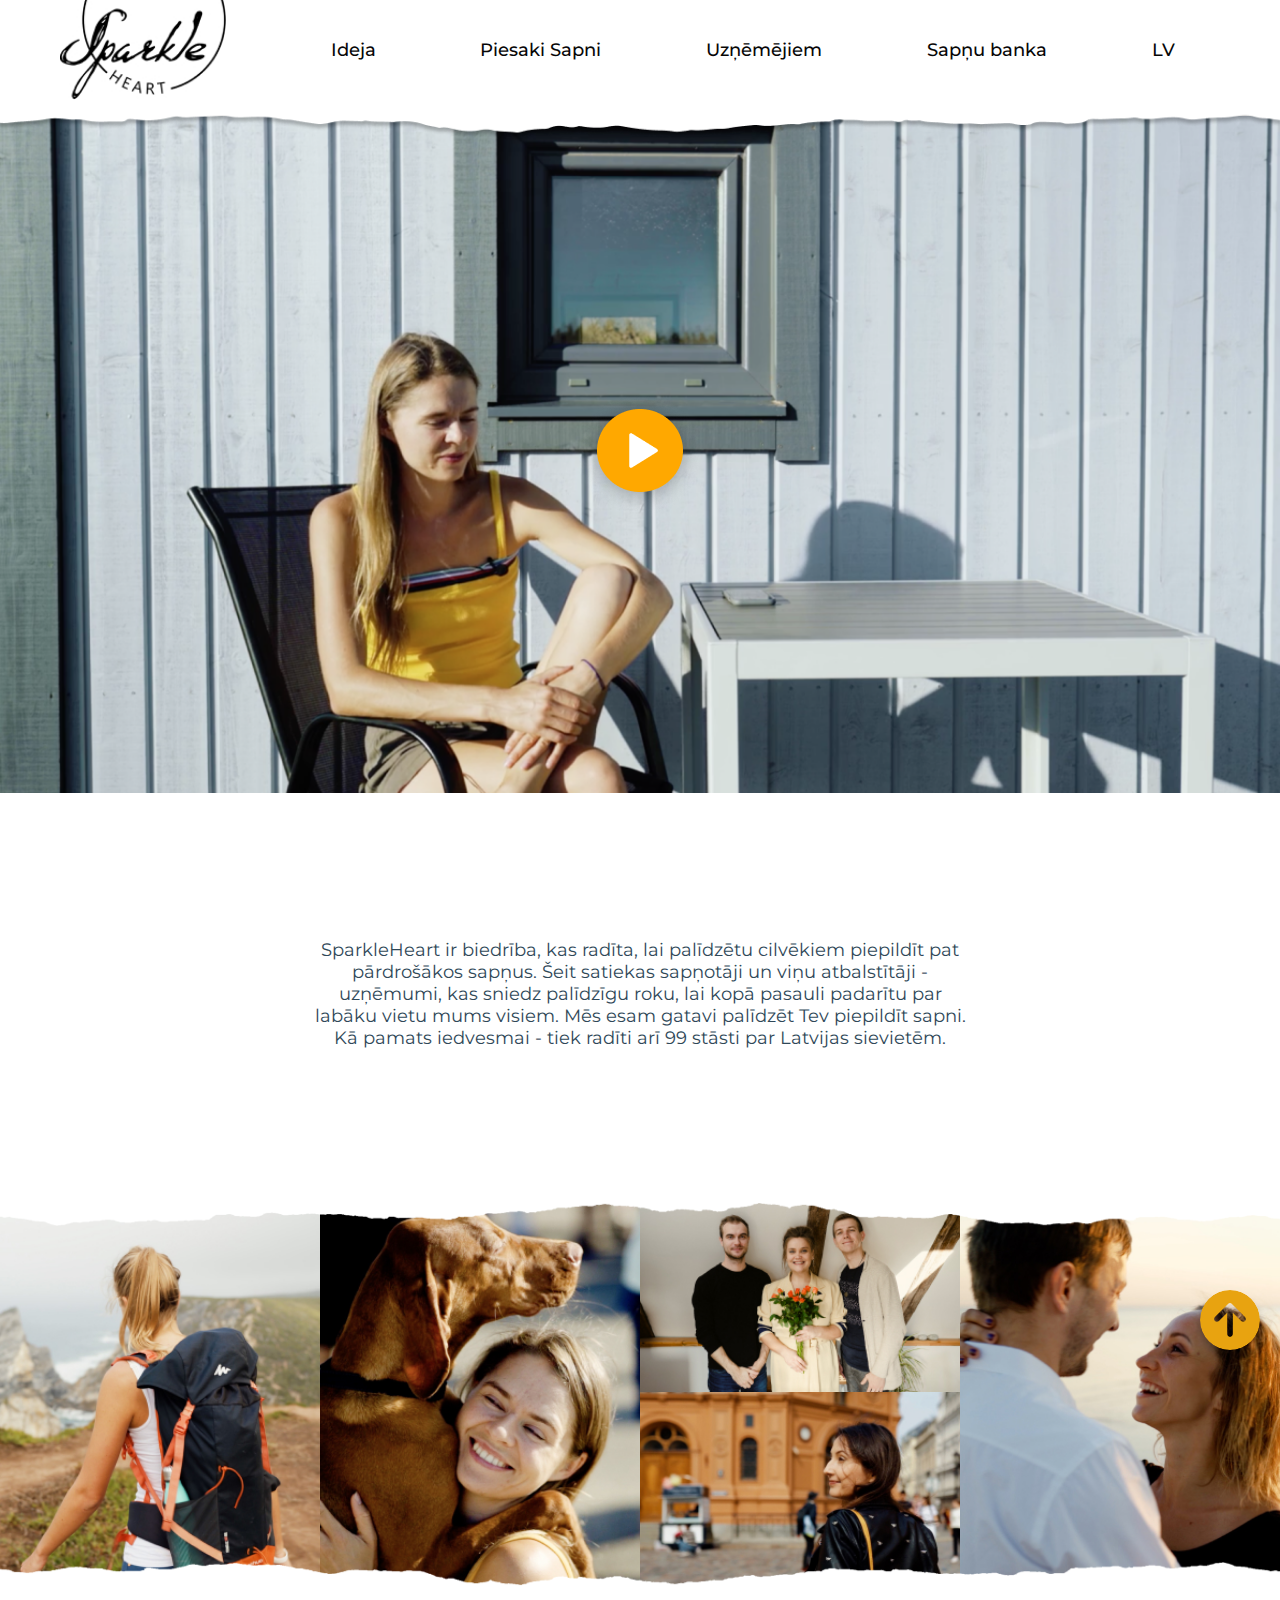
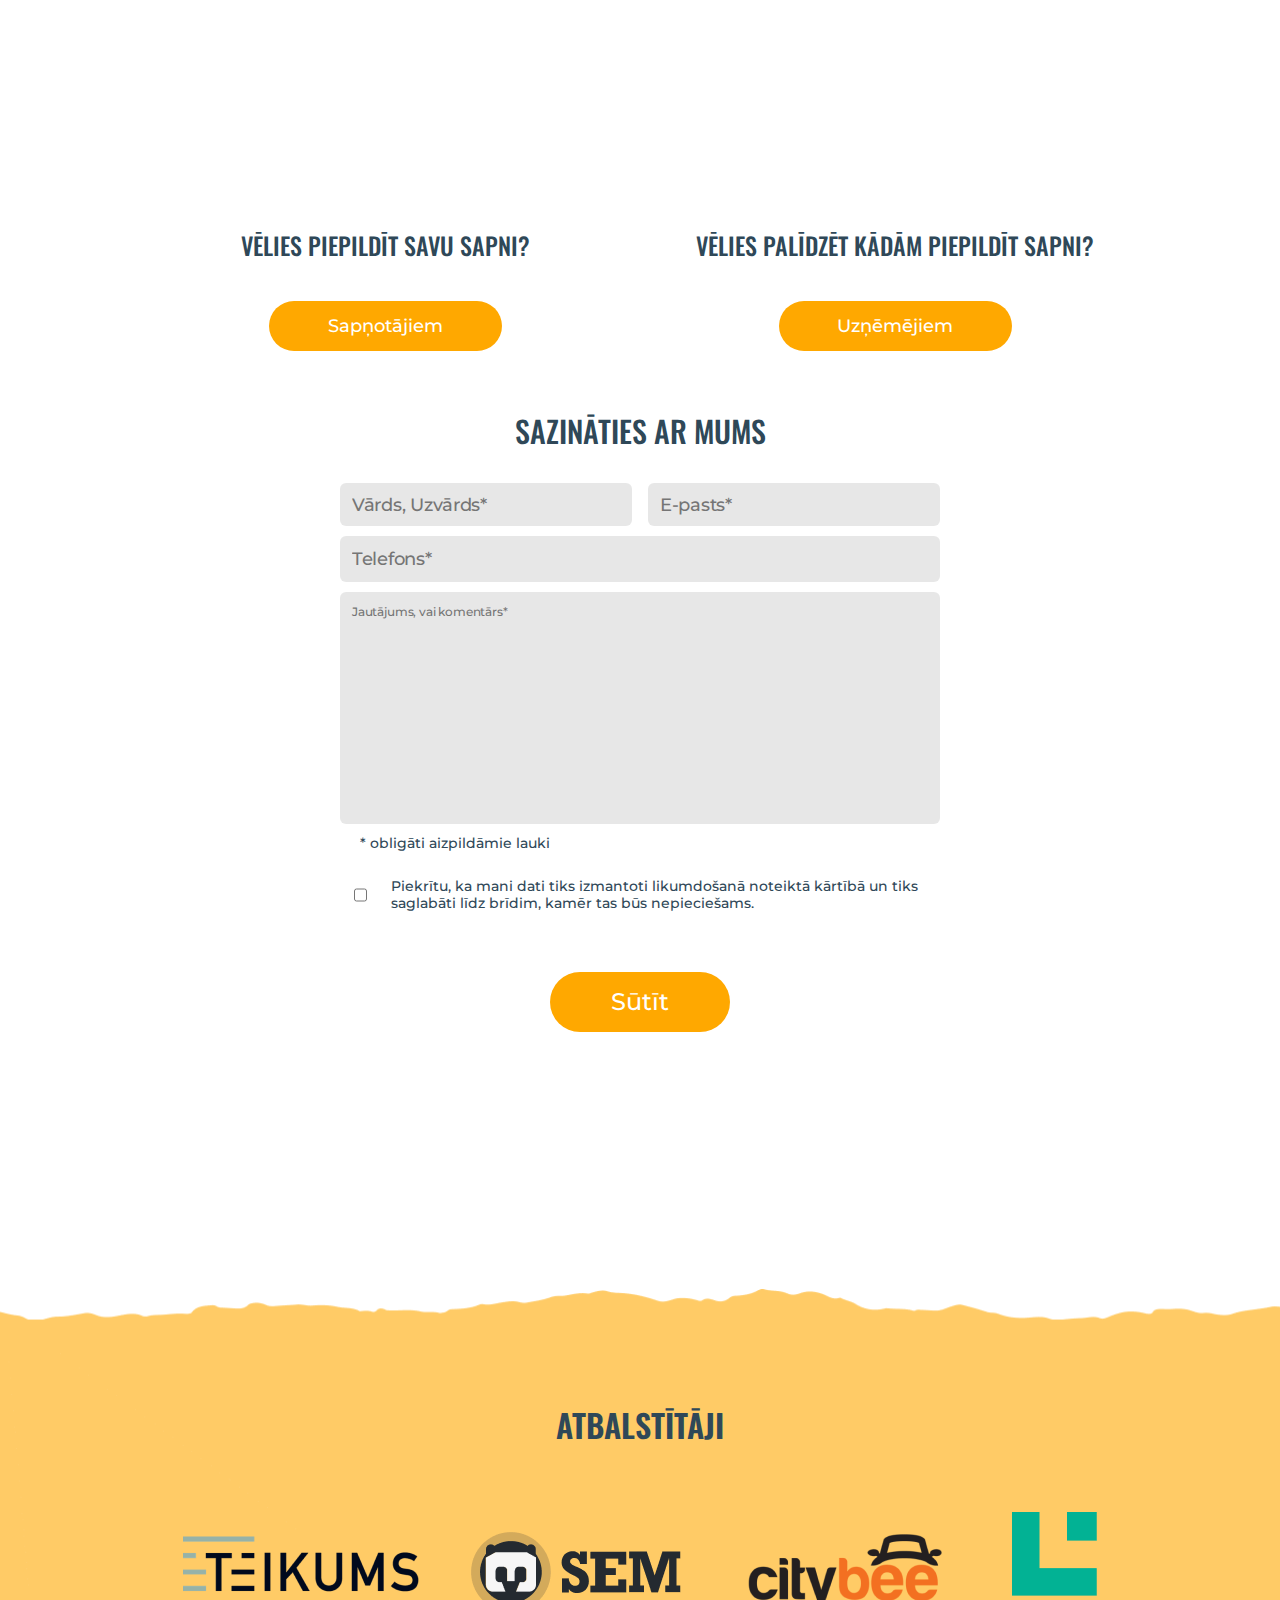
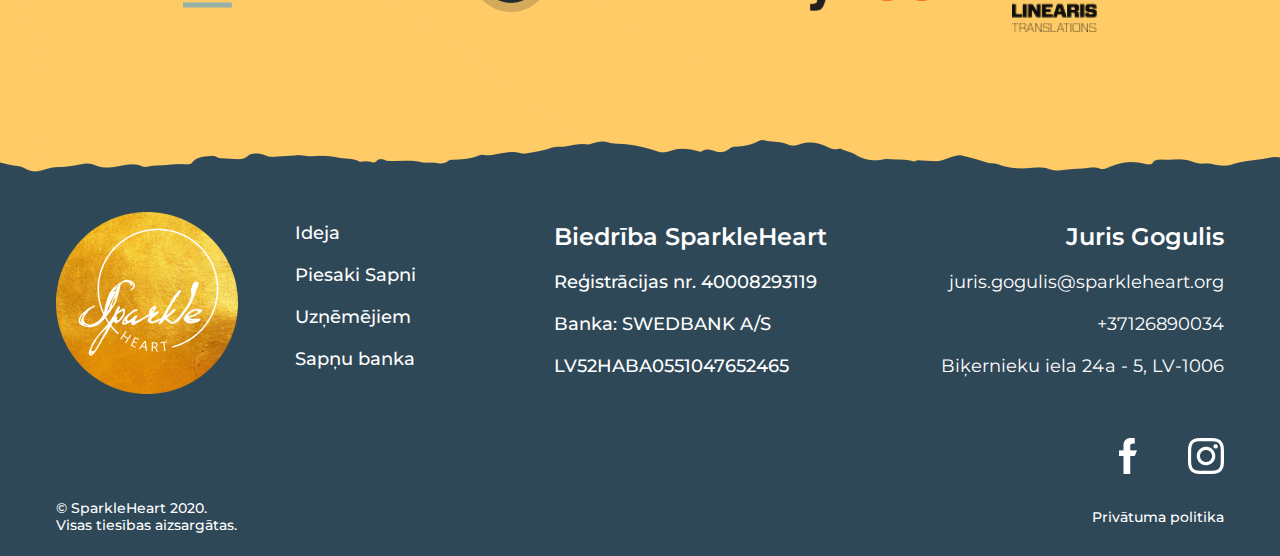
<file: index.html>
<!DOCTYPE html>
<html lang="EN">

<head>
  <meta http-equiv="X-UA-Compatible" content="IE=edge">
  <meta name="viewport" content="width=device-width, initial-scale=1.0">
  <meta charset="UTF-8">
  <link rel="stylesheet" href="assets/css/style.css">
  <title>Sparkle</title>
</head>

<body>
  <header class="main-header">
    <img src="assets/img/ripped-1.png" alt="ripped-1" class="header-image">
    <nav class="main-nav">
      <a href="index.html" class="logo">
        <img src="assets/img/BlackLogo-3.jpg" alt="BlackLogo-3" class="logo">
      </a>
      <ul class="nav-links">
        <li><a href="ideja.html">Ideja</a></li>
        <li><a href="piesaki_sapni.html">Piesaki Sapni</a></li>
        <li><a href="uznemejiem.html">Uzņēmējiem</a></li>
        <li><a href="sapnu_banka.html">Sapņu banka</a></li>
        <li class="dropdown">
          <a href="#">LV</a>
          <ul>
            <li><a href="#">LV</a></li>
            <li><a href="#">EN</a></li>
            <li><a href="#">RU</a></li>
          </ul>
        </li>
      </ul>
    </nav>
  </header>
  <header class="mobile-header">
    <img src="assets/img/ripped-1.png" alt="ripped-1" class="header-image">
    <nav class="main-nav">
      <a href="index.html" class="logo">
        <img src="assets/img/BlackLogo-3.jpg" alt="BlackLogo-3" class="logo">
      </a>
      <div class="hamburger-container">
        <img id="hamburger" src="assets/img/hamburger.svg" alt="">
      </div>
    </nav>
    <ul class="nav-links">
      <li class="language">
        <ul>
          <li class="selected"><a href="#">LV</a></li>
          <li><a href="#">EN</a></li>
          <li><a href="#">RU</a></li>
        </ul>
      </li>
      <li><a href="ideja.html">Ideja</a></li>
      <li><a href="piesaki_sapni.html">Piesaki Sapni</a></li>
      <li><a href="uznemejiem.html">Uzņēmējiem</a></li>
      <li><a href="sapnu_banka.html">Sapņu banka</a></li>
    </ul>
  </header>
  <div class="video">
    <video poster="assets/img/Sparkle-Video-1.png"></video>
    <div class="button-container">
      <button type="button" class="play-button">
        <img src="assets/img/play-button.png" alt="play-button">
      </button>
    </div>
  </div>
  <div class="vid-desc">
    <p class="desc">
      SparkleHeart ir biedrība, kas radīta, lai palīdzētu cilvēkiem piepildīt pat pārdrošākos sapņus.
      Šeit satiekas sapņotāji un viņu atbalstītāji - uzņēmumi, kas sniedz palīdzīgu roku,
      lai kopā pasauli padarītu par labāku vietu mums visiem. Mēs esam gatavi palīdzēt Tev piepildīt sapni.
      Kā pamats iedvesmai - tiek radīti arī 99 stāsti par Latvijas sievietēm.
    </p>
  </div>
  <div class="grid-container">
    <img src="assets/img/ripped-6-11.png" alt="ripped-6-11" id="ripped_top">
    <div class="photo-grid">
      <div class="photo-grid-item">
        <img src="assets/img/Zanda_1.jpg" alt="Zanda_1">
      </div>
      <div class="photo-grid-item">
        <img src="assets/img/Sibilla_4.jpg" alt="Sibilla_4">
      </div>
      <div class="photo-grid-item photo-grid-item-large">
        <img src="assets/img/Brinuma_meita-15.jpg" alt="Brinuma_meita-15">
        <img src="assets/img/Alina_1-1.jpg" alt="Alina_1-1">
      </div>
      <div class="photo-grid-item">
        <img src="assets/img/Anda_2-1.jpg" alt="Anda_2-1">
      </div>
    </div>
    <img src="assets/img/ripped-6-8.png" alt="ripped-6-8" id="ripped_bot">
  </div>
  <div class="register-container">
    <div class="register">
      <div class="r-option">
        <h3>VĒLIES PIEPILDĪT SAVU SAPNI?</h3>
        <button class="registerbtn btn dreambtn">Sapņotājiem</button>
      </div>
      <div class="r-option">
        <h3>VĒLIES PALĪDZĒT KĀDĀM PIEPILDĪT SAPNI?</h3>
        <button class="registerbtn btn businessbtn">Uzņēmējiem</button>
      </div>
    </div>
  </div>

  <div class="form">
    <h3 class="form-title">SAZINĀTIES AR MUMS</h3>
    <form id="contact-form" action="https://formspree.io/f/xgebgbpz" method="POST">
      <div class="form-group">
        <input class="form-input form-name" type="text" name="name" placeholder="Vārds, Uzvārds*">
        <input class="form-input form-email" type="email" name="_replyto" placeholder="E-pasts*">
      </div>
      <input class="form-input form-phone" type="text" name="phone" placeholder="Telefons*">
      <textarea class="form-input form-textarea" name="message" placeholder="Jautājums, vai komentārs*"></textarea>
      <label class="form-label">* obligāti aizpildāmie lauki</label>
      <div class="form-tos">
        <input class="form-checkbox" type="checkbox">
        <label class="form-checkbox-label">Piekrītu, ka mani dati tiks izmantoti likumdošanā noteiktā kārtībā un
          tiks saglabāti līdz brīdim, kamēr tas būs nepieciešams.</label>
      </div>
      <input class="btn form-btn" type="submit" value="Sūtīt">
    </form>
    <p class="large-desc" id="thank-you-message1" style="display: none;">Paldies, ka sapņo!</p>
    <p class="large-desc" id="thank-you-message2" style="display: none;">Ja Tavs sapnis tiks izvēlēts, mēs ar Tevi sazināsimies. </p>
    <div class="error-modal" id="error-modal">
      <p id="error-message"></p>
      <button onclick="closeModal()">OK</button>
    </div>
  </div>
  
  <footer>
    <div class="supporters">
      <img class="sup-bg" src="assets/img/yellow-cut.png" alt="yellow-cut">
      <div class="content">
        <h5 class="sup-title">ATBALSTĪTĀJI</h5>
        <div class="sup-logos">
          <div class="sup-logo-container">
            <img class="sup-logo" src="assets/img/getlogo-1.png" alt="getlogo-1">
          </div>
          <div class="sup-logo-container">
            <img class="sup-logo" src="assets/img/SEM.png" alt="SEM">
          </div>
          <div class="sup-logo-container">
            <img class="sup-logo" src="assets/img/Citybee-logo-1.png" alt="Citybee-logo-1">
          </div>
          <div class="sup-logo-container">
            <img class="sup-logo" src="assets/img/logo1-1.png" alt="logo1-1">
          </div>
        </div>
      </div>
    </div>
    <div class="footer">
      <img class="footer-bg" src="assets/img/footer.png" alt="footer">
      <div class="footer-info">
        <div class="footer-logo">
          <img src="assets/img/GoldenV2Logo-3.png" alt="GoldenV2Logo-3">
        </div>
        <nav class="bot-nav">
          <ul>
            <li><a href="ideja.html">Ideja</a></li>
            <li><a href="piesaki_sapni.html">Piesaki Sapni</a></li>
            <li><a href="uznemejiem.html">Uzņēmējiem</a></li>
            <li><a href="sapnu_banka.html">Sapņu banka</a></li>
          </ul>
        </nav>
        <div class="footer-contact">
          <h5>Biedrība SparkleHeart</h5>
          <p>Reģistrācijas nr. 40008293119</p>
          <p>Banka: SWEDBANK A/S</p>
          <p>LV52HABA0551047652465</p>
        </div>
        <div class="footer-contact-us">
          <h5>Juris Gogulis</h5>
          <p>juris.gogulis@sparkleheart.org</p>
          <p>+37126890034</p>
          <p>Biķernieku iela 24a - 5, LV-1006</p>
          <div class="social-icons">
            <a href="#"><img src="assets/img/facebook.png" alt="facebook"></a>
            <a href="#"><img src="assets/img/insta.png" alt="insta"></a>
          </div>
        </div>
      </div>
      <div class="footer-meta">
        <div class="footer-bottom">
          <p>© SparkleHeart 2020. Visas tiesības aizsargātas.</p>
          <a href="#">Privātuma politika</a>
        </div>
      </div>
    </div>
  </footer>
  <img src="assets/img/circle-arrow-up-solid.svg" alt="Back to Top" id="back-to-top">
  <script src="assets/js/theme.js"></script>
  <script src="assets/js/form.js"></script>
</body>

</html>
</file>
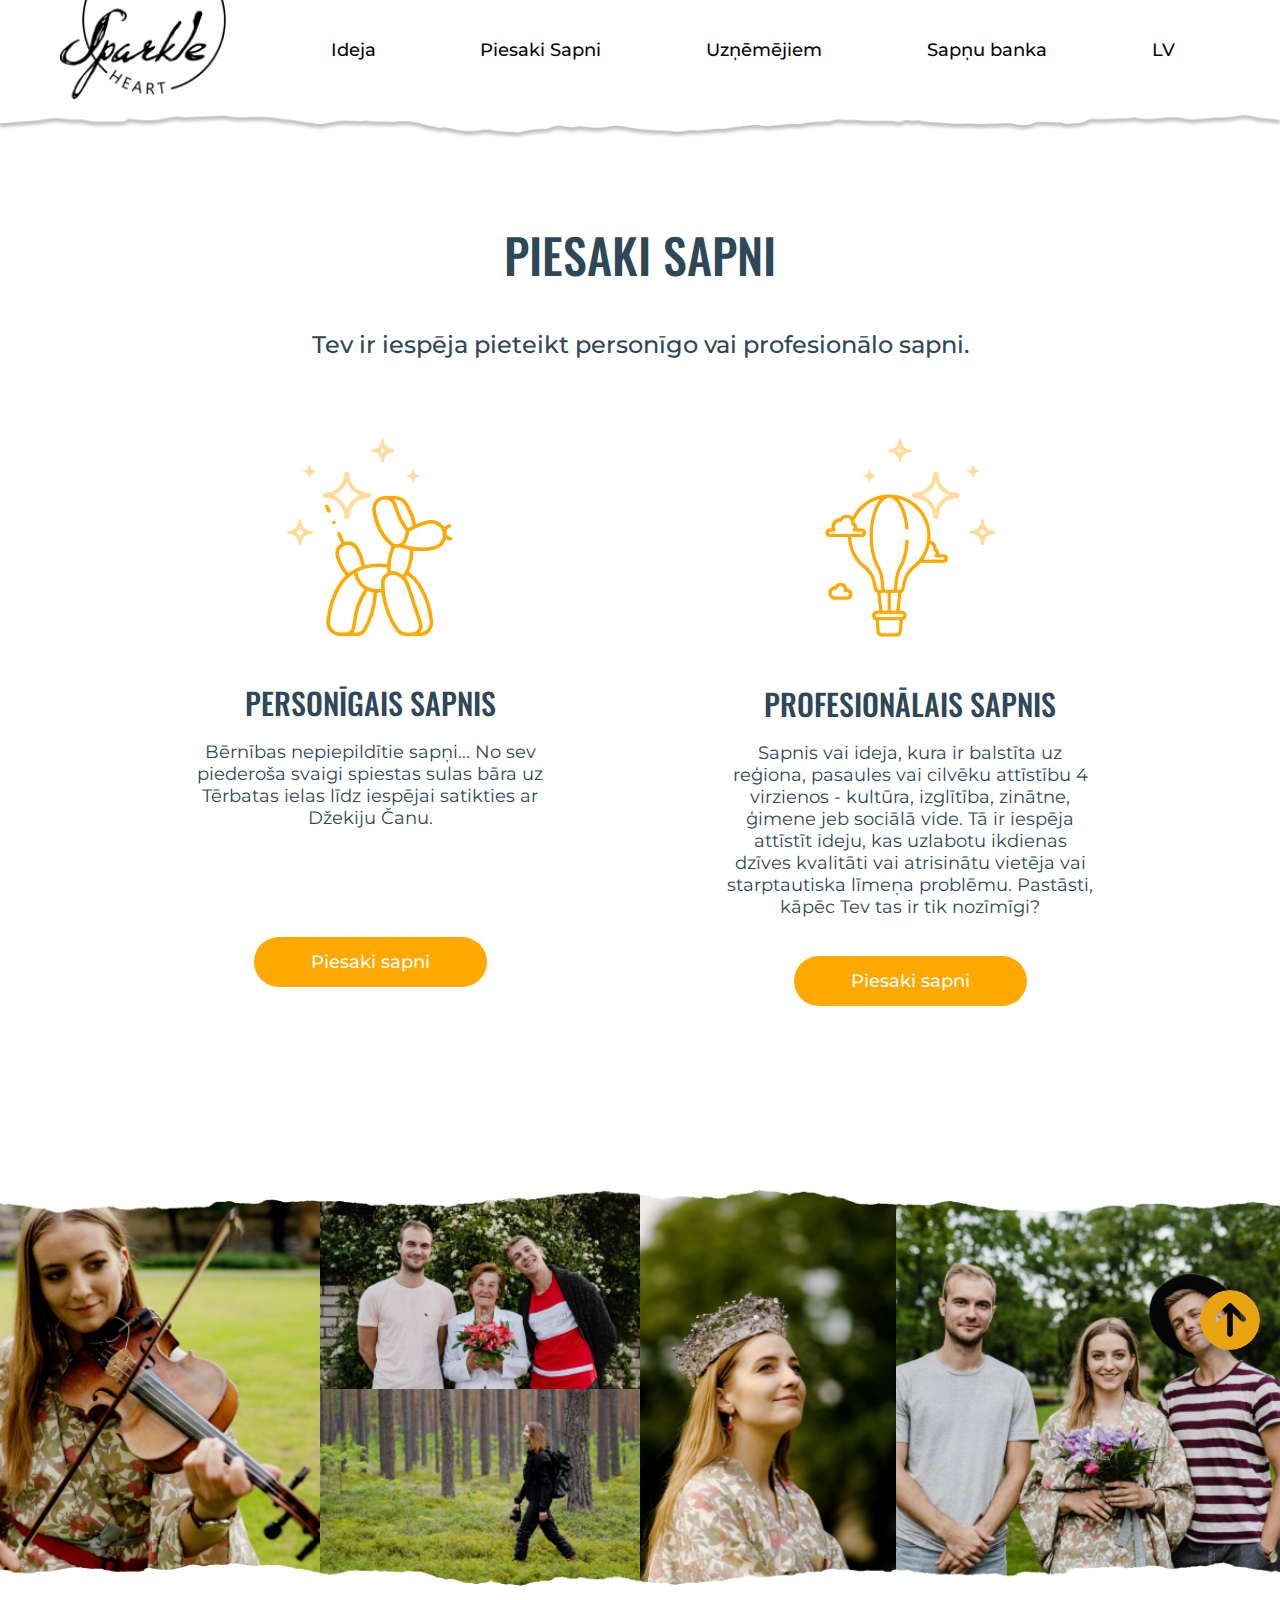
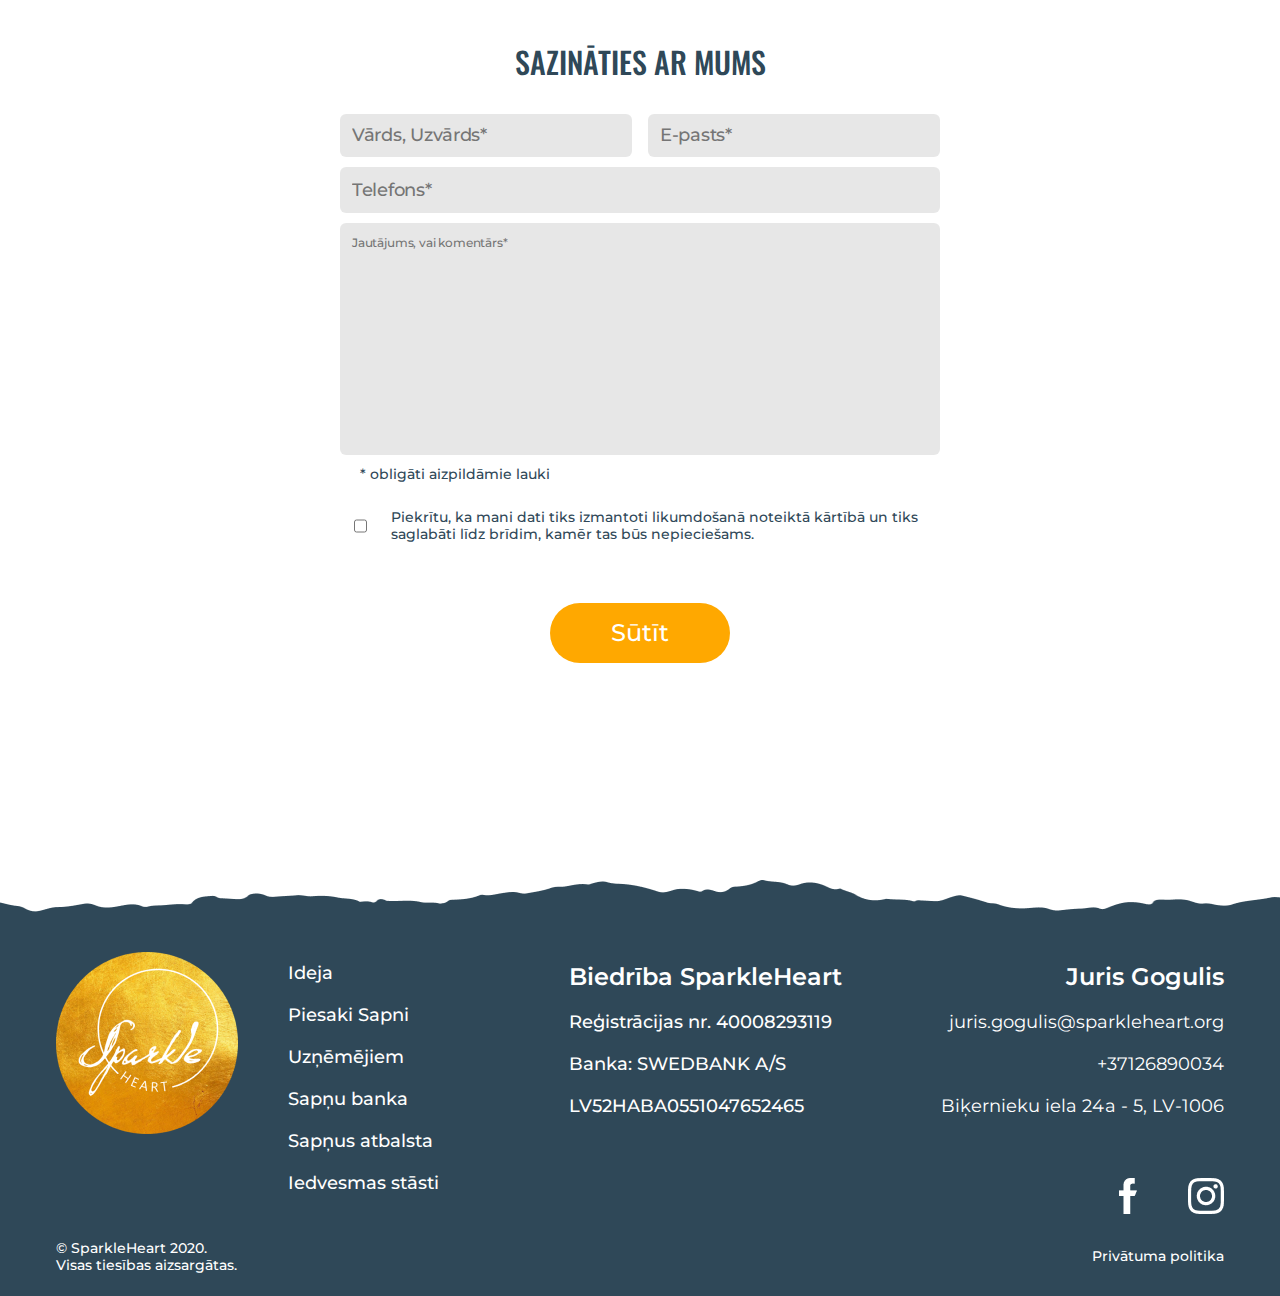
<file: piesaki_sapni.html>
<!DOCTYPE html>
<html lang="EN">

<head>
  <meta http-equiv="X-UA-Compatible" content="IE=edge">
  <meta name="viewport" content="width=device-width, initial-scale=1.0">
  <meta charset="UTF-8">
  <link rel="stylesheet" href="assets/css/style.css">
  <title>Piesaki Sapni</title>
</head>

<body>
  <header class="main-header">
    <img src="assets/img/ripped-1.png" alt="ripped-1" class="header-image">
    <nav class="main-nav">
      <a href="index.html" class="logo">
        <img src="assets/img/BlackLogo-3.jpg" alt="BlackLogo-3" class="logo">
      </a>
      <ul class="nav-links">
        <li><a href="ideja.html">Ideja</a></li>
        <li><a href="piesaki_sapni.html">Piesaki Sapni</a></li>
        <li><a href="uznemejiem.html">Uzņēmējiem</a></li>
        <li><a href="sapnu_banka.html">Sapņu banka</a></li>
        <li class="dropdown">
          <a href="#">LV</a>
          <ul>
            <li><a href="#">LV</a></li>
            <li><a href="#">EN</a></li>
            <li><a href="#">RU</a></li>
          </ul>
        </li>
      </ul>
    </nav>
  </header>
  <header class="mobile-header">
    <img src="assets/img/ripped-1.png" alt="ripped-1" class="header-image">
    <nav class="main-nav">
      <a href="index.html" class="logo">
        <img src="assets/img/BlackLogo-3.jpg" alt="BlackLogo-3" class="logo">
      </a>
      <div class="hamburger-container">
        <img id="hamburger" src="assets/img/hamburger.svg" alt="">
      </div>
    </nav>
    <ul class="nav-links">
      <li class="language">
        <ul>
          <li class="selected"><a href="#">LV</a></li>
          <li><a href="#">EN</a></li>
          <li><a href="#">RU</a></li>
        </ul>
      </li>
      <li><a href="ideja.html">Ideja</a></li>
      <li><a href="piesaki_sapni.html">Piesaki Sapni</a></li>
      <li><a href="uznemejiem.html">Uzņēmējiem</a></li>
      <li><a href="sapnu_banka.html">Sapņu banka</a></li>
    </ul>
  </header>

  <div class="dream-container">
    <h2 class="title">PIESAKI SAPNI</h2>
    <h3 class="large-desc">
      Tev ir iespēja pieteikt personīgo vai profesionālo sapni.
    </h3>
  </div>


  <div class="container">
    <div class="option-container">
      <div class="option">
        <img src="assets/img/baloondog.svg">
        <h3 class="option-title">PERSONĪGAIS SAPNIS</h3>
        <p class="desc">
          Bērnības nepiepildītie sapņi... No sev piederoša svaigi spiestas sulas bāra uz Tērbatas ielas līdz iespējai
          satikties ar Džekiju Čanu.
        </p>
        <button class="dreambtn1 btn dreambtn">Piesaki sapni</button>
      </div>
      <div class="option">
        <img src="assets/img/airbaloon.svg">
        <h3 class="option-title">PROFESIONĀLAIS SAPNIS</h3>
        <p class="desc">
          Sapnis vai ideja, kura ir balstīta uz reģiona, pasaules vai cilvēku attīstību 4 virzienos - kultūra,
          izglītība, zinātne, ģimene jeb sociālā vide. Tā ir iespēja attīstīt ideju, kas uzlabotu ikdienas dzīves
          kvalitāti vai atrisinātu vietēja vai starptautiska līmeņa problēmu. Pastāsti, kāpēc Tev tas ir tik nozīmīgi?
        </p>
        <button class="dreambtn2 btn businessbtn">Piesaki sapni</button>
      </div>
    </div>
  </div>

  <div class="grid-container second-page">
    <img src="assets/img/ripped-6-11.png" alt="ripped-6-11" id="ripped_top">
    <div class="photo-grid dream-grid">
      <div class="photo-grid-item">
        <img src="assets/img/Lauma.jpg" alt="Lauma">
      </div>
      <div class="photo-grid-item photo-grid-item-large">
        <img src="assets/img/meita.jpg" alt="meita">
        <img src="assets/img/Arta.jpg" alt="Arta">
      </div>
      <div class="photo-grid-item">
        <img src="assets/img/Lauma1.jpg" alt="Lauma1">
      </div>
      <div class="photo-grid-item">
        <img src="assets/img/meita1.jpg" alt="Meita1">
      </div>
    </div>
    <img src="assets/img/ripped-6-8.png" alt="ripped-6-8" id="ripped_bot">
  </div>
  
  <div class="form dream-from">
    <h3 class="form-title">SAZINĀTIES AR MUMS</h3>
    <form id="contact-form" action="https://formspree.io/f/xgebgbpz" method="POST">
      <div class="form-group">
        <input class="form-input form-name" type="text" name="name" placeholder="Vārds, Uzvārds*">
        <input class="form-input form-email" type="email" name="_replyto" placeholder="E-pasts*">
      </div>
      <input class="form-input form-phone" type="tel" name="phone" placeholder="Telefons*">
      <textarea class="form-input form-textarea" name="message" placeholder="Jautājums, vai komentārs*"></textarea>
      <label class="form-label">* obligāti aizpildāmie lauki</label>
      <div class="form-tos">
        <input class="form-checkbox" type="checkbox">
        <label class="form-checkbox-label">Piekrītu, ka mani dati tiks izmantoti likumdošanā noteiktā kārtībā un
          tiks saglabāti līdz brīdim, kamēr tas būs nepieciešams.</label>
      </div>
      <input class="btn form-btn" type="submit" value="Sūtīt">
    </form>
    <p class="large-desc" id="thank-you-message1" style="display: none;">Paldies, ka sapņo!</p>
    <p class="large-desc" id="thank-you-message2" style="display: none;">Ja Tavs sapnis tiks izvēlēts, mēs ar Tevi sazināsimies. </p>
    <div class="error-modal" id="error-modal">
      <p id="error-message"></p>
      <button onclick="closeModal()">OK</button>
    </div>
  </div>  

  <footer>
    <div class="footer">
      <img class="footer-bg" src="assets/img/footer.png" alt="footer">
      <div class="footer-info">
        <div class="footer-logo">
          <img src="assets/img/GoldenV2Logo-3.png" alt="GoldenV2Logo-3">
        </div>
        <nav class="bot-nav">
          <ul>
            <li><a href="#">Ideja</a></li>
            <li><a href="#">Piesaki Sapni</a></li>
            <li><a href="#">Uzņēmējiem</a></li>
            <li><a href="#">Sapņu banka</a></li>
            <li><a href="#">Sapņus atbalsta</a></li>
            <li><a href="#">Iedvesmas stāsti</a></li>
          </ul>
        </nav>
        <div class="footer-contact">
          <h5>Biedrība SparkleHeart</h5>
          <p>Reģistrācijas nr. 40008293119</p>
          <p>Banka: SWEDBANK A/S</p>
          <p>LV52HABA0551047652465</p>
        </div>
        <div class="footer-contact-us">
          <h5>Juris Gogulis</h5>
          <p>juris.gogulis@sparkleheart.org</p>
          <p>+37126890034</p>
          <p>Biķernieku iela 24a - 5, LV-1006</p>
          <div class="social-icons">
            <a href="#"><img src="assets/img/facebook.png" alt="facebook"></a>
            <a href="#"><img src="assets/img/insta.png" alt="insta"></a>
          </div>
        </div>
      </div>
      <div class="footer-meta">
        <div class="footer-bottom">
          <p>© SparkleHeart 2020. Visas tiesības aizsargātas.</p>
          <a href="#">Privātuma politika</a>
        </div>
      </div>
    </div>
  </footer>
  <img src="assets/img/circle-arrow-up-solid.svg" alt="" id="back-to-top">
  <script src="assets/js/theme.js"></script>
  <script src="assets/js/form.js"></script>
</body>

</html>
</file>
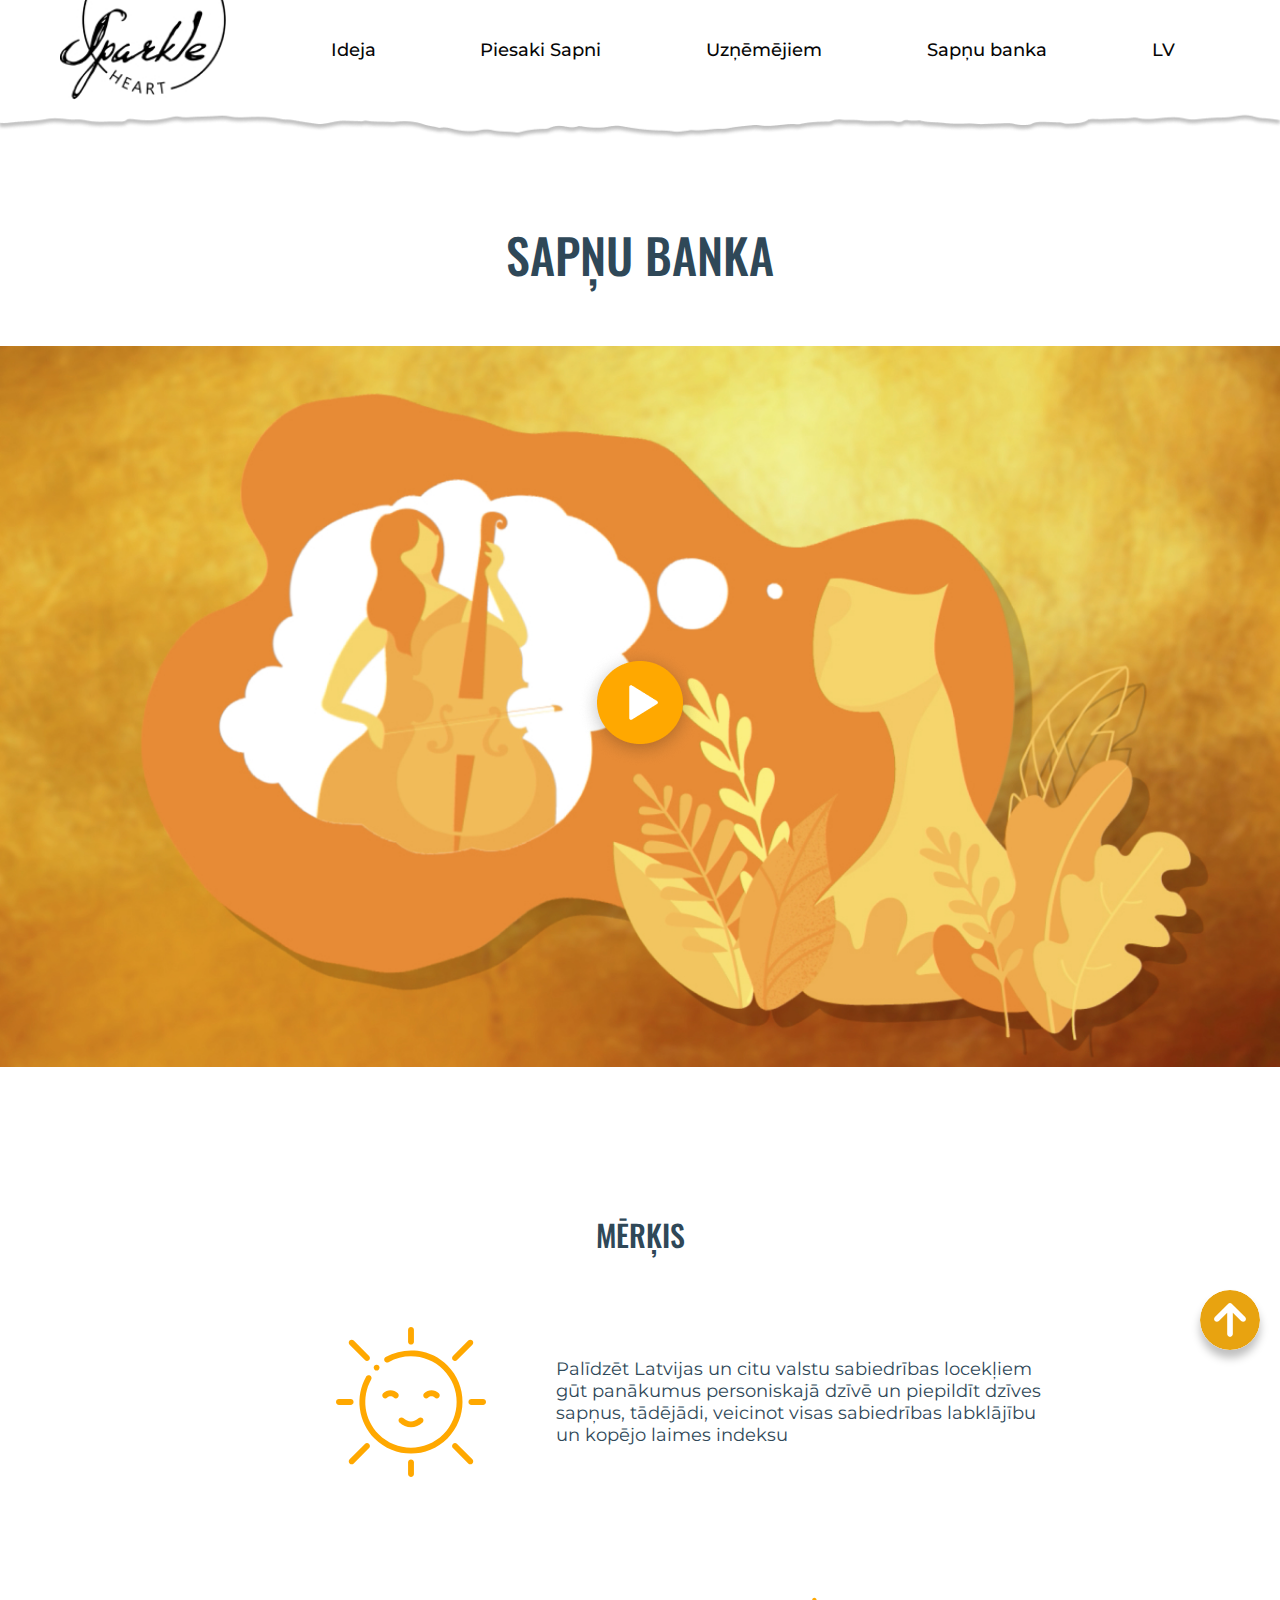
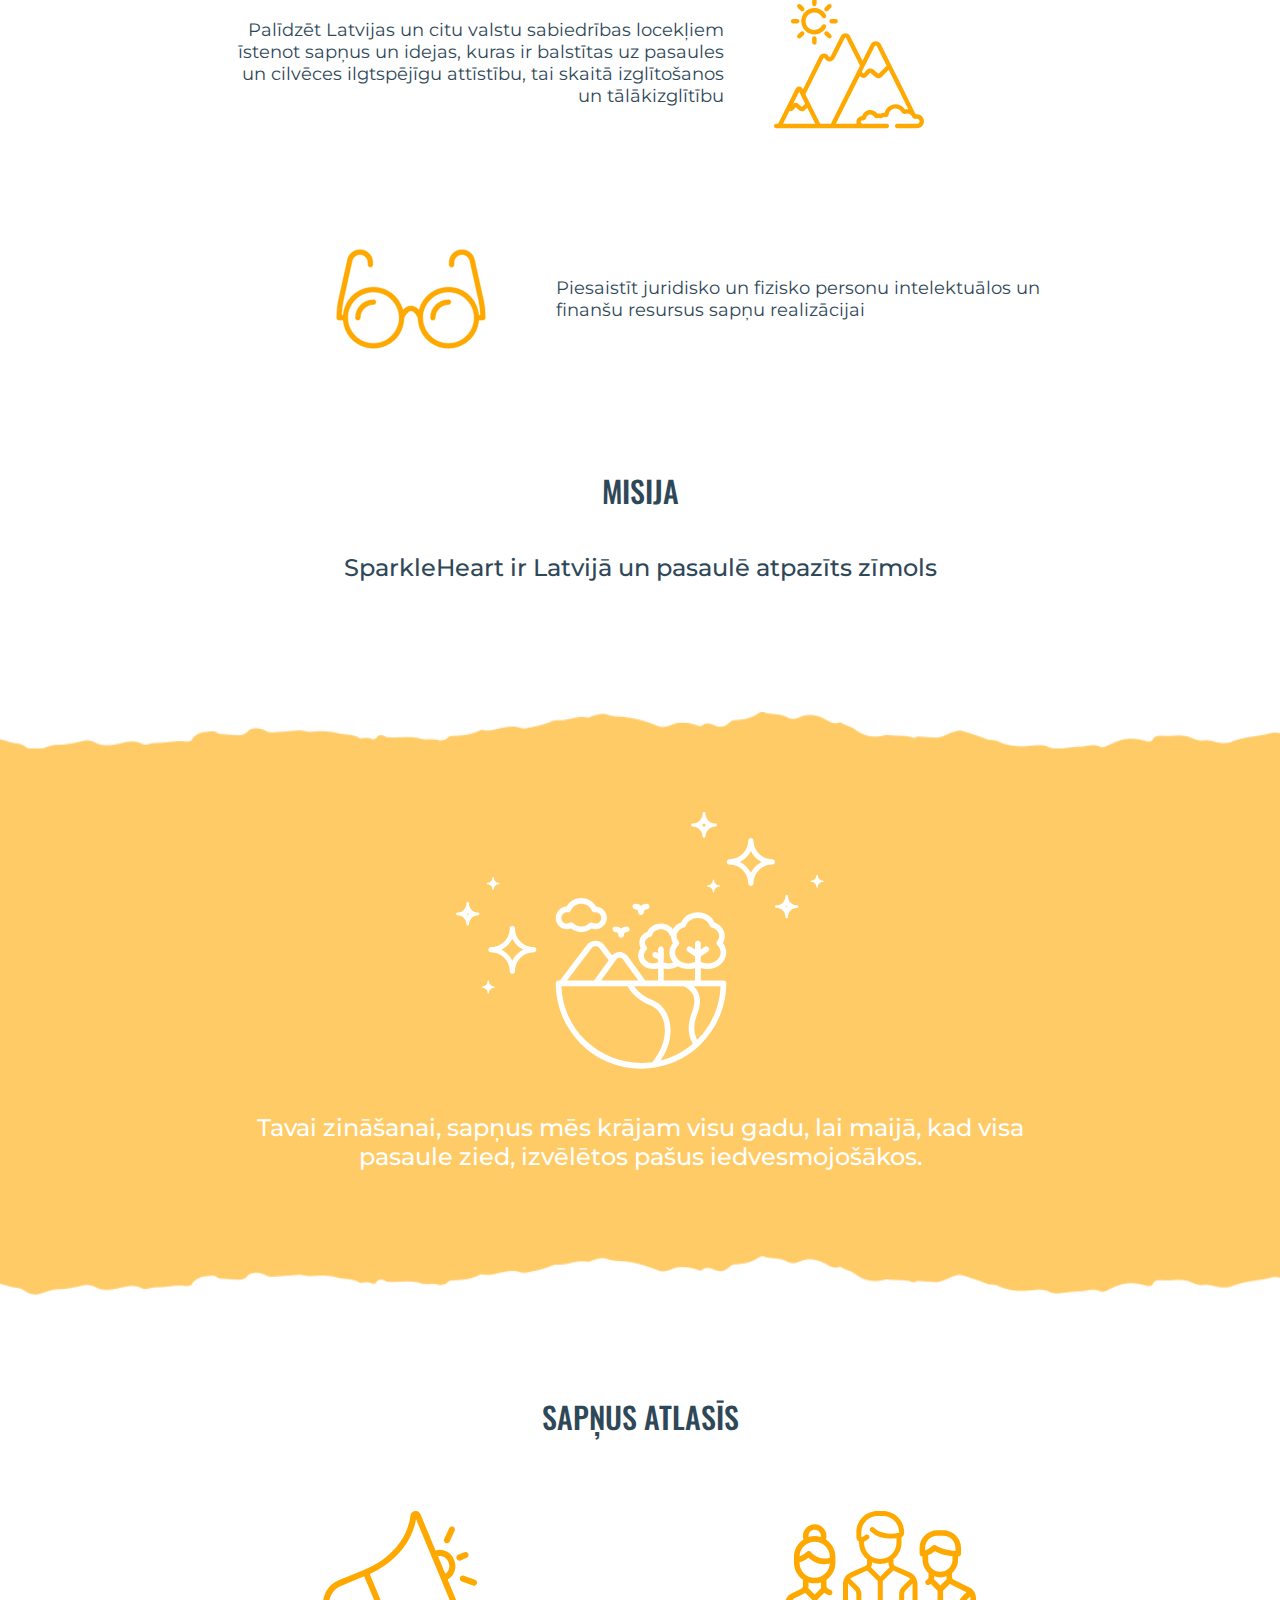
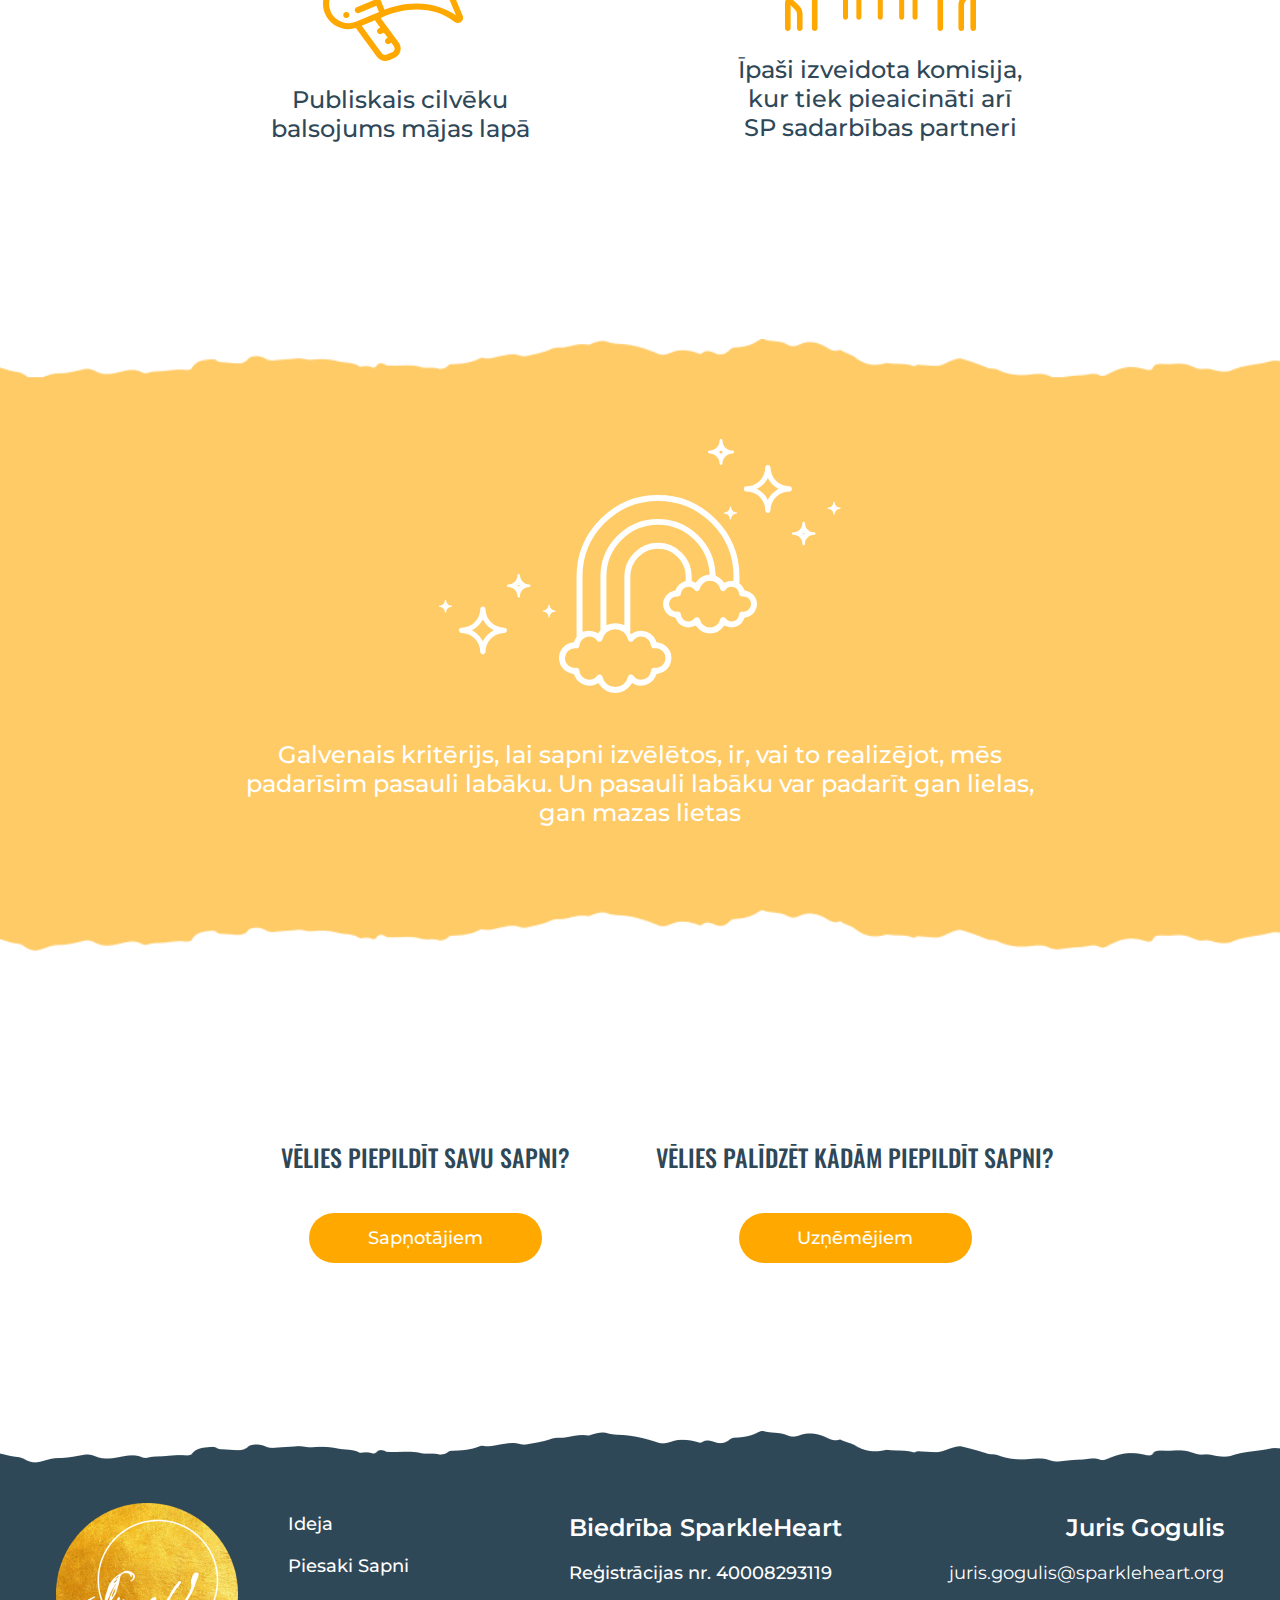
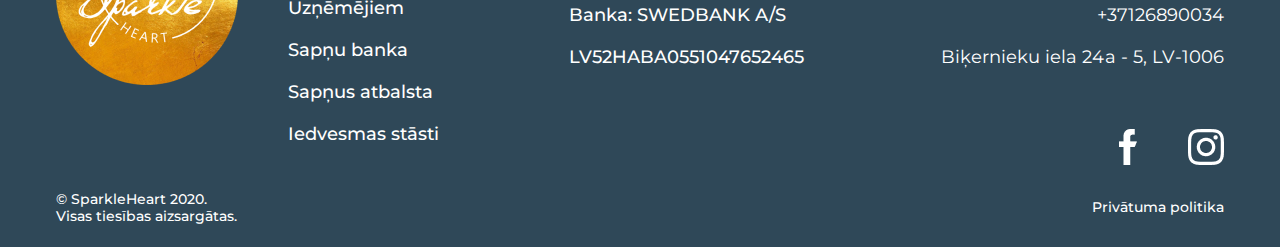
<file: sapnu_banka.html>
<!DOCTYPE html>
<html lang="EN">

<head>
  <meta http-equiv="X-UA-Compatible" content="IE=edge">
  <meta name="viewport" content="width=device-width, initial-scale=1.0">
  <meta charset="UTF-8">
  <link rel="stylesheet" href="assets/css/style.css">
  <title>Sapnu Banka</title>
</head>

<body>
  <header class="main-header">
    <img src="assets/img/ripped-1.png" alt="ripped-1" class="header-image">
    <nav class="main-nav">
      <a href="index.html" class="logo">
        <img src="assets/img/BlackLogo-3.jpg" alt="BlackLogo-3" class="logo">
      </a>
      <ul class="nav-links">
        <li><a href="ideja.html">Ideja</a></li>
        <li><a href="piesaki_sapni.html">Piesaki Sapni</a></li>
        <li><a href="uznemejiem.html">Uzņēmējiem</a></li>
        <li><a href="sapnu_banka.html">Sapņu banka</a></li>
        <li class="dropdown">
          <a href="#">LV</a>
          <ul>
            <li><a href="#">LV</a></li>
            <li><a href="#">EN</a></li>
            <li><a href="#">RU</a></li>
          </ul>
        </li>
      </ul>
    </nav>
  </header>
  <header class="mobile-header">
    <img src="assets/img/ripped-1.png" alt="ripped-1" class="header-image">
    <nav class="main-nav">
      <a href="index.html" class="logo">
        <img src="assets/img/BlackLogo-3.jpg" alt="BlackLogo-3" class="logo">
      </a>
      <div class="hamburger-container">
        <img id="hamburger" src="assets/img/hamburger.svg" alt="">
      </div>
    </nav>
    <ul class="nav-links">
      <li class="language">
        <ul>
          <li class="selected"><a href="#">LV</a></li>
          <li><a href="#">EN</a></li>
          <li><a href="#">RU</a></li>
        </ul>
      </li>
      <li><a href="ideja.html">Ideja</a></li>
      <li><a href="piesaki_sapni.html">Piesaki Sapni</a></li>
      <li><a href="uznemejiem.html">Uzņēmējiem</a></li>
      <li><a href="sapnu_banka.html">Sapņu banka</a></li>
    </ul>
  </header>

  <h3 class="title" style="margin: 10rem 0 6rem 0;">
    SAPŅU BANKA
  </h3>

  <div class="video">
    <video poster="assets/img/neat.jpg"></video>
    <div class="button-container">
      <button type="button" class="play-button">
        <img src="assets/img/play-button.png" alt="play-button">
      </button>
    </div>
  </div>

  <h2 class="title" style="font-size: 3rem; line-height: 4.4rem; margin-top: 15rem;">
    MĒRĶIS
  </h2>
  <div class="cards">
    <div class="card">
      <img src="assets/img/sun.svg" alt="Image" class="card-image">
      <div class="card-content">
        <p class="desc">Palīdzēt Latvijas un citu valstu sabiedrības locekļiem gūt panākumus personiskajā dzīvē un
          piepildīt dzīves sapņus, tādējādi, veicinot visas sabiedrības labklājību un kopējo laimes indeksu</p>
      </div>
    </div>
    <div class="card">
      <div class="card-content">
        <p class="desc">Palīdzēt Latvijas un citu valstu sabiedrības locekļiem īstenot sapņus un idejas, kuras ir
          balstītas uz pasaules un cilvēces ilgtspējīgu attīstību, tai skaitā izglītošanos un tālākizglītību</p>
      </div>
      <img src="assets/img/mountain.svg" alt="Image" class="card-image">
    </div>
    <div class="card">
      <img src="assets/img/glasses.svg" alt="Image" class="card-image">
      <div class="card-content">
        <p class="desc">Piesaistīt juridisko un fizisko personu intelektuālos un finanšu resursus sapņu realizācijai</p>
      </div>
    </div>
  </div>

  <h2 class="title" style="font-size: 3rem; line-height: 4.4rem;">
    MISIJA
  </h2>

  <h3 class="large-desc" style="margin: 4rem 0 13rem 0;">
    SparkleHeart ir Latvijā un pasaulē atpazīts zīmols
  </h3>

  <div class="yellow-section">
    <img class="yellow-bg" src="assets/img/yellow-cut.png" alt="yellow-cut">
    <div class="yellow-content">
      <img class="scenery" src="assets/img/scene1.svg" alt="scene1">
      <h3 class="large-desc">
        Tavai zināšanai, sapņus mēs krājam visu gadu, lai maijā, kad visa pasaule zied, izvēlētos pašus iedvesmojošākos.
      </h3>
    </div>
  </div>

  <h2 class="title" style="font-size: 3rem; line-height: 4.4rem;">
    SAPŅUS ATLASĪS
  </h2>

  <div class="dream-bank-container">
    <div class="dream-options">
      <div class="dream-option">
        <img src="assets/img/mic.svg">
        <p class="large-desc">
          Publiskais cilvēku balsojums mājas lapā
        </p>
      </div>
      <div class="dream-option">
        <img src="assets/img/group.svg">
        <p class="large-desc">
          Īpaši izveidota komisija, kur tiek pieaicināti arī SP sadarbības partneri
        </p>
      </div>
    </div>
  </div>

  <div class="yellow-section">
    <img class="yellow-bg" src="assets/img/yellow-cut.png" alt="yellow-cut">
    <div class="yellow-content">
      <img class="scenery" src="assets/img/rainbow.svg" alt="rainbow">
      <h3 class="large-desc">
        Galvenais kritērijs, lai sapni izvēlētos, ir, vai to realizējot, mēs padarīsim pasauli labāku. Un pasauli labāku
        var padarīt gan lielas, gan mazas lietas </h3>
    </div>
  </div>

  <div class="dream-bank">
    <div class="register-container">
      <div class="register">
        <div class="r-option">
          <h3>VĒLIES PIEPILDĪT SAVU SAPNI?</h3>
          <button class="registerbtn btn dreambtn">Sapņotājiem</button>
        </div>
        <div class="r-option">
          <h3>VĒLIES PALĪDZĒT KĀDĀM PIEPILDĪT SAPNI?</h3>
          <button class="registerbtn btn businessbtn">Uzņēmējiem</button>
        </div>
      </div>
    </div>
  </div>

  <footer>
    <div class="footer">
      <img class="footer-bg" src="assets/img/footer.png" alt="footer">
      <div class="footer-info">
        <div class="footer-logo">
          <img src="assets/img/GoldenV2Logo-3.png" alt="GoldenV2Logo-3">
        </div>
        <nav class="bot-nav">
          <ul>
            <li><a href="#">Ideja</a></li>
            <li><a href="#">Piesaki Sapni</a></li>
            <li><a href="#">Uzņēmējiem</a></li>
            <li><a href="#">Sapņu banka</a></li>
            <li><a href="#">Sapņus atbalsta</a></li>
            <li><a href="#">Iedvesmas stāsti</a></li>
          </ul>
        </nav>
        <div class="footer-contact">
          <h5>Biedrība SparkleHeart</h5>
          <p>Reģistrācijas nr. 40008293119</p>
          <p>Banka: SWEDBANK A/S</p>
          <p>LV52HABA0551047652465</p>
        </div>
        <div class="footer-contact-us">
          <h5>Juris Gogulis</h5>
          <p>juris.gogulis@sparkleheart.org</p>
          <p>+37126890034</p>
          <p>Biķernieku iela 24a - 5, LV-1006</p>
          <div class="social-icons">
            <a href="#"><img src="assets/img/facebook.png" alt="facebook"></a>
            <a href="#"><img src="assets/img/insta.png" alt="insta"></a>
          </div>
        </div>
      </div>
      <div class="footer-meta">
        <div class="footer-bottom">
          <p>© SparkleHeart 2020. Visas tiesības aizsargātas.</p>
          <a href="#">Privātuma politika</a>
        </div>
      </div>
    </div>
  </footer>
  <img src="assets/img/circle-arrow-up-solid.svg" alt="" id="back-to-top">
  <script src="assets/js/theme.js"></script>
</body>

</html>
</file>
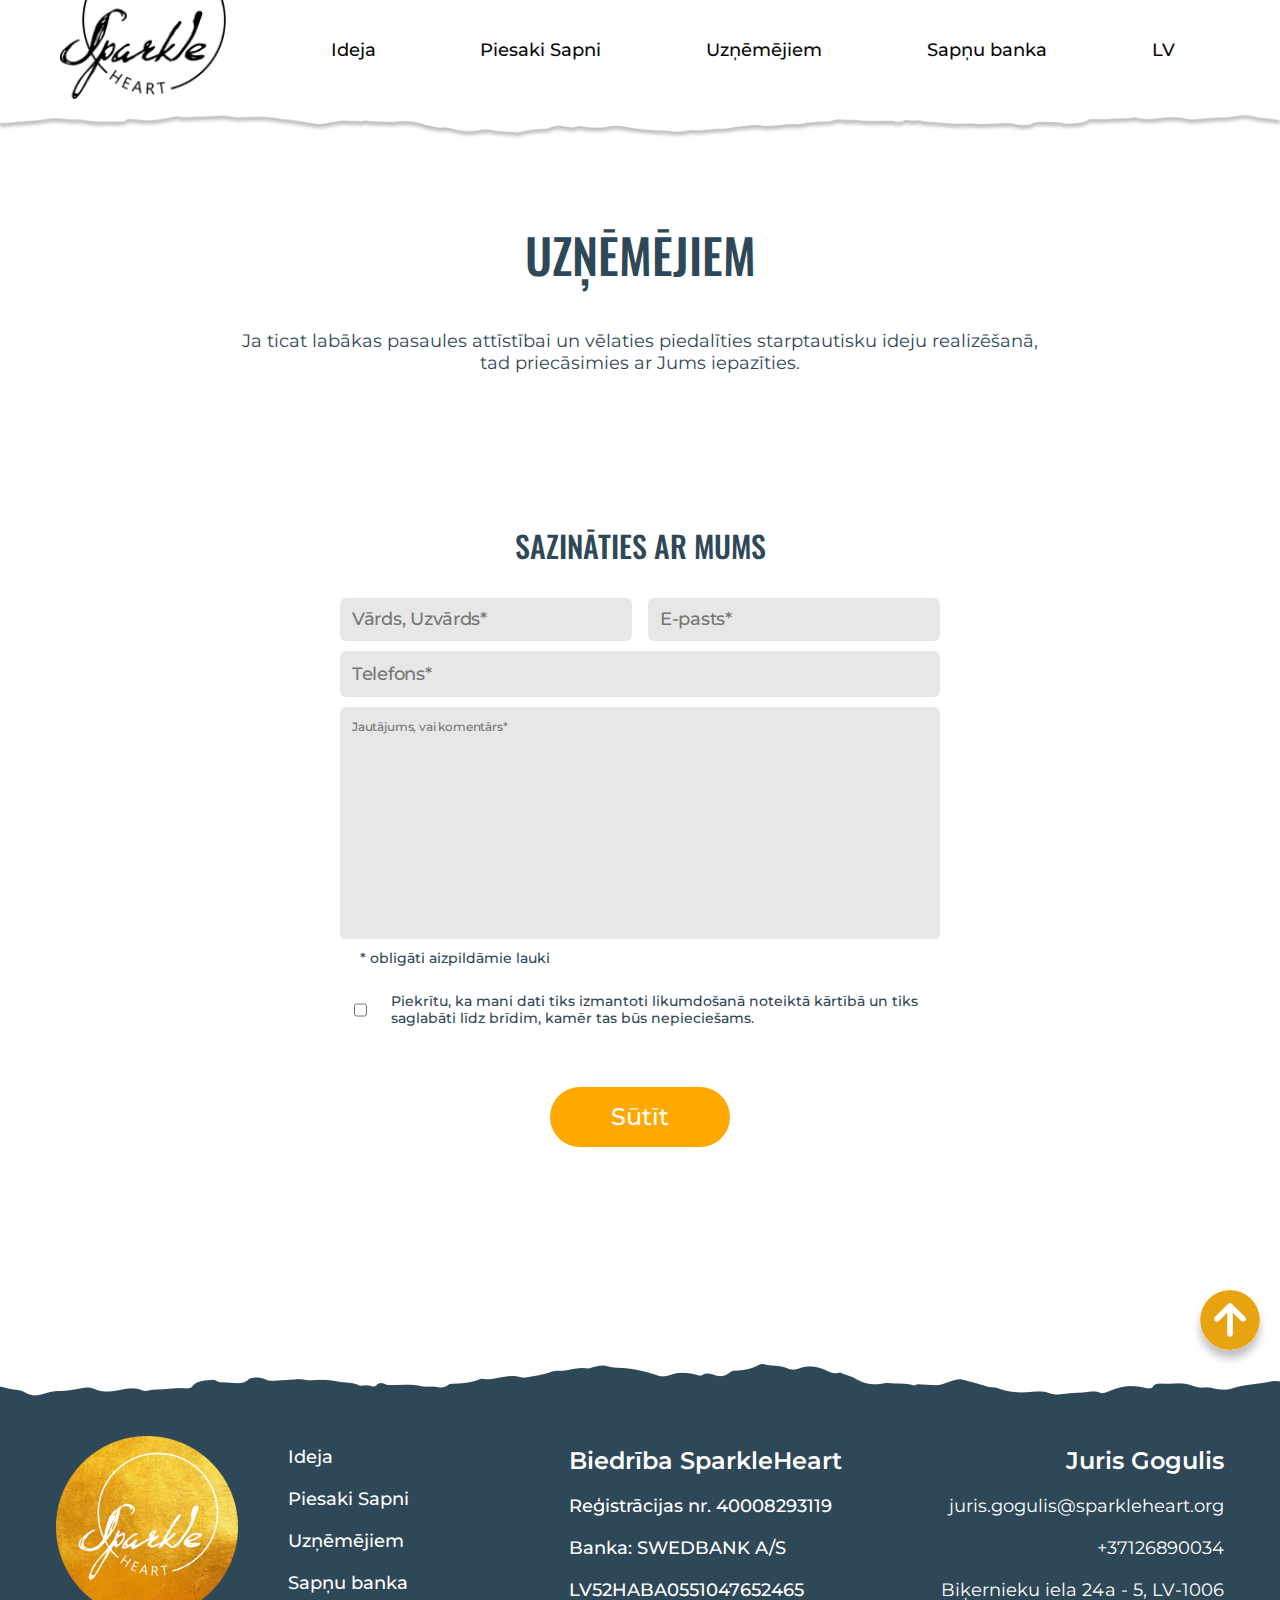
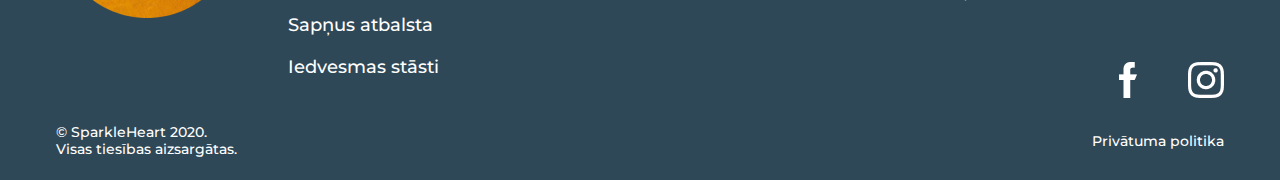
<file: uznemejiem.html>
<!DOCTYPE html>
<html lang="EN">

<head>
    <meta http-equiv="X-UA-Compatible" content="IE=edge">
    <meta name="viewport" content="width=device-width, initial-scale=1.0">
    <meta charset="UTF-8">
    <link rel="stylesheet" href="assets/css/style.css">
    <title>Uznemejiem</title>
</head>

<body>
  <header class="main-header">
    <img src="assets/img/ripped-1.png" alt="ripped-1" class="header-image">
    <nav class="main-nav">
      <a href="index.html" class="logo">
        <img src="assets/img/BlackLogo-3.jpg" alt="BlackLogo-3" class="logo">
      </a>
      <ul class="nav-links">
        <li><a href="ideja.html">Ideja</a></li>
        <li><a href="piesaki_sapni.html">Piesaki Sapni</a></li>
        <li><a href="uznemejiem.html">Uzņēmējiem</a></li>
        <li><a href="sapnu_banka.html">Sapņu banka</a></li>
        <li class="dropdown">
          <a href="#">LV</a>
          <ul>
              <li><a href="#">LV</a></li>
              <li><a href="#">EN</a></li>
              <li><a href="#">RU</a></li>
          </ul>
        </li>
      </ul>
    </nav>
  </header>
  <header class="mobile-header">
    <img src="assets/img/ripped-1.png" alt="ripped-1" class="header-image">
    <nav class="main-nav">
      <a href="index.html" class="logo">
        <img src="assets/img/BlackLogo-3.jpg" alt="BlackLogo-3" class="logo">
      </a>
      <div class="hamburger-container">
        <img id="hamburger" src="assets/img/hamburger.svg" alt="">
      </div>
    </nav>
    <ul class="nav-links">
      <li class="language">
        <ul>
          <li class="selected"><a href="#">LV</a></li>
          <li><a href="#">EN</a></li>
          <li><a href="#">RU</a></li>
        </ul>
      </li>
      <li><a href="ideja.html">Ideja</a></li>
      <li><a href="piesaki_sapni.html">Piesaki Sapni</a></li>
      <li><a href="uznemejiem.html">Uzņēmējiem</a></li>
      <li><a href="sapnu_banka.html">Sapņu banka</a></li>
    </ul>
  </header>

  <div class="uznemejiem-container">
    <h2 class="title">UZŅĒMĒJIEM</h2>
    <p class="desc">
      Ja ticat labākas pasaules attīstībai un vēlaties piedalīties starptautisku ideju realizēšanā, tad priecāsimies ar Jums iepazīties.
    </p>
  </div>

    <div class="form uznemejiem-from">
      <h3 class="form-title">SAZINĀTIES AR MUMS</h3>
      <form id="contact-form" action="https://formspree.io/f/xgebgbpz" method="POST">
        <div class="form-group">
          <input class="form-input form-name" type="text" name="name" placeholder="Vārds, Uzvārds*">
          <input class="form-input form-email" type="email" name="_replyto" placeholder="E-pasts*">
        </div>
        <input class="form-input form-phone" type="text" name="phone" placeholder="Telefons*">
        <textarea class="form-input form-textarea" name="message" placeholder="Jautājums, vai komentārs*"></textarea>
        <label class="form-label">* obligāti aizpildāmie lauki</label>
        <div class="form-tos">
          <input class="form-checkbox" type="checkbox">
          <label class="form-checkbox-label">Piekrītu, ka mani dati tiks izmantoti likumdošanā noteiktā kārtībā un
            tiks saglabāti līdz brīdim, kamēr tas būs nepieciešams.</label>
        </div>
        <input class="btn form-btn" type="submit" value="Sūtīt">
      </form>
      <p class="large-desc" id="thank-you-message1" style="display: none;">Paldies, ka sapņo!</p>
      <p class="large-desc" id="thank-you-message2" style="display: none;">Ja Tavs sapnis tiks izvēlēts, mēs ar Tevi sazināsimies. </p>
      <div class="error-modal" id="error-modal">
        <p id="error-message"></p>
        <button onclick="closeModal()">OK</button>
      </div>
    </div>
  
  <footer>
      <div class="footer">
          <img class="footer-bg" src="assets/img/footer.png" alt="footer">
          <div class="footer-info">
            <div class="footer-logo">
              <img src="assets/img/GoldenV2Logo-3.png" alt="GoldenV2Logo-3">
            </div>
            <nav class="bot-nav">
              <ul>
                  <li><a href="#">Ideja</a></li>
                  <li><a href="#">Piesaki Sapni</a></li>
                  <li><a href="#">Uzņēmējiem</a></li>
                  <li><a href="#">Sapņu banka</a></li>
                  <li><a href="#">Sapņus atbalsta</a></li>
                  <li><a href="#">Iedvesmas stāsti</a></li>
              </ul>
            </nav>
            <div class="footer-contact">
              <h5>Biedrība SparkleHeart</h5>
              <p>Reģistrācijas nr. 40008293119</p>
              <p>Banka: SWEDBANK A/S</p>
              <p>LV52HABA0551047652465</p>
            </div>
            <div class="footer-contact-us">
              <h5>Juris Gogulis</h5>
              <p>juris.gogulis@sparkleheart.org</p>
              <p>+37126890034</p>
              <p>Biķernieku iela 24a - 5, LV-1006</p>
              <div class="social-icons">
                  <a href="#"><img src="assets/img/facebook.png" alt="facebook"></a>
                  <a href="#"><img src="assets/img/insta.png" alt="insta"></a>
              </div>
            </div>
          </div>
          <div class="footer-meta">
            <div class="footer-bottom">
              <p>© SparkleHeart 2020. Visas tiesības aizsargātas.</p>
              <a href="#">Privātuma politika</a>
          </div>
          </div>
      </div>
  </footer>
  <img src="assets/img/circle-arrow-up-solid.svg" alt="" id="back-to-top">
  <script src="assets/js/theme.js"></script>
  <script src="assets/js/form.js"></script>
</body>
</html>
</file>
<file: assets/css/style.css>
@import "https://fonts.googleapis.com/css2?family=Oswald:wght@200;300;400;500;600;700&display=swap";
@import "https://fonts.googleapis.com/css2?family=Montserrat:wght@100;200;300;400;500;600;700;800;900&display=swap";
.idea-desc {
  display: flex;
  flex-direction: column;
  align-items: center;
  justify-content: center;
  margin: 5rem 0 13rem 0;
}

.juris {
  position: relative;
  width: 100%;
  overflow: hidden;
}
.juris img {
  width: 100%;
  display: block;
}
.juris::before {
  content: "";
  position: absolute;
  bottom: 0.5rem;
  left: 0;
  width: 100%;
  height: 50%;
  background: linear-gradient(to bottom, rgba(47, 72, 88, 0.01), rgb(47, 72, 88));
  z-index: 1;
}
.juris .text-overlay {
  position: absolute;
  bottom: 0;
  left: 19%;
  height: 35%;
  display: flex;
  align-items: center;
  justify-content: center;
  color: white;
  font-family: "Oswald", sans-serif;
  font-weight: 500;
  font-size: 2.4rem;
  line-height: 3.5rem;
  text-align: center;
  padding: 2rem;
  z-index: 2;
  max-width: 60%;
  margin: 0 auto;
}
.juris .top-ripped {
  position: absolute;
  top: -3px;
  left: 0;
  z-index: 2;
}
.juris .bottom-ripped {
  position: absolute;
  bottom: -3px;
  left: 0;
  z-index: 2;
}

.quote_container {
  display: flex;
  flex-direction: column;
  justify-content: center;
  height: 70vh;
  width: 50vw;
  margin: 0 auto;
}
.quote_container .quote_content {
  width: 100%;
  display: flex;
  flex-direction: column;
}
.quote_container .quote_content .quote_title {
  text-align: left;
  font-family: Montserrat;
  font-size: 2.4rem;
  font-weight: 600;
  line-height: 3.6rem;
  letter-spacing: 0em;
  color: #2F4858;
}
.quote_container .quote_content .quote_position {
  font-family: Montserrat;
  font-size: 1.8rem;
  font-weight: 400;
  line-height: 2.2rem;
  letter-spacing: 0em;
  text-align: left;
  color: #2F4858;
  margin-top: -1rem;
}
.quote_container .quote_content .quote_text {
  font-family: Montserrat;
  font-size: 2rem;
  font-style: italic;
  font-weight: 400;
  line-height: 3rem;
  letter-spacing: 0em;
  text-align: left;
  color: #2F4858;
  height: 10rem;
}
.quote_container .button_container {
  width: 100%;
  display: flex;
  justify-content: flex-start;
  margin-top: 3rem;
}
.quote_container .back_button {
  margin-right: 5rem;
  transform: scaleX(-1);
}

@media (max-width: 1200px) {
  .idea-desc .title {
    font-weight: 600;
  }
  .idea-desc .desc {
    font-weight: 500;
  }
  .juris .text-overlay {
    padding-bottom: 4.5rem;
  }
  .quote_container {
    width: 70vw;
  }
}
@media (max-width: 850px) {
  .idea-desc .desc {
    margin: 3rem;
  }
  .juris .jurisimg {
    width: auto;
    height: 100%;
    overflow: hidden;
    position: relative;
    transform: translateX(-60%);
    left: 50%;
  }
  .juris .text-overlay {
    height: 60%;
    max-width: 80%;
    left: 8%;
  }
  .juris::before {
    bottom: 0;
  }
  .quote_container {
    height: 90vh;
    width: 90vw;
  }
  .quote_container .quote_content .quote_text {
    font-family: Montserrat;
    font-size: 2rem;
    font-style: italic;
    font-weight: 400;
    line-height: 2.5rem;
    letter-spacing: 0em;
    text-align: left;
    color: #2F4858;
    height: 15rem;
  }
}
.dream-container {
  text-align: center;
  margin-bottom: 5rem;
  margin-top: 10rem;
}

.container {
  display: flex;
  justify-content: center;
}

.option-container {
  display: flex;
  justify-content: center;
  margin: 3rem 10rem 3rem 10rem;
}

.option {
  flex: 0 1 max-content;
  align-items: center;
  text-align: center;
  max-width: 34%;
  margin: 0 auto;
}
.option .option-title {
  font-family: Oswald;
  font-size: 3rem;
  font-weight: 500;
  line-height: 4.4rem;
  letter-spacing: 0em;
  text-align: center;
  color: #2F4858;
  margin-top: 4rem;
  margin-bottom: -0.2rem;
}
.option .dreambtn1 {
  margin-top: 9rem;
}
.option .dreambtn2 {
  margin-top: 2rem;
  margin-bottom: 15rem;
}

.photo-grid.dream-grid {
  display: grid;
  grid-template-columns: repeat(100, 1fr) !important;
  grid-template-rows: 1fr !important;
  gap: 0;
}
.photo-grid.dream-grid .photo-grid-item:nth-child(1) {
  grid-column: 1/26;
}
.photo-grid.dream-grid .photo-grid-item:nth-child(2) {
  grid-column: 26/51;
}
.photo-grid.dream-grid .photo-grid-item:nth-child(3) {
  grid-column: 51/71;
}
.photo-grid.dream-grid .photo-grid-item:nth-child(4) {
  grid-column: 71/101;
}

.form.dream-form {
  margin-top: 15rem;
}
.form.dream-form .btn.form-btn {
  margin-bottom: 6rem;
}

@media (max-width: 1200px) {
  .dream-container .title {
    font-weight: 600;
  }
  .dream-container .large-desc {
    font-weight: 600;
    margin: 0 3rem 0 3rem;
  }
  .option-container {
    flex-direction: column;
    margin: 0;
    align-items: center;
    justify-content: center;
  }
  .option {
    margin: 0;
    max-width: 90%;
    align-self: center;
  }
  .option .desc {
    max-width: 70rem;
  }
  .option .dreambtn1 {
    margin-top: 2rem;
    margin-bottom: 12rem;
  }
}
@media (max-width: 850px) {
  .container .option img {
    transform: scale(1.4);
  }
  .photo-grid.dream-grid {
    grid-template-rows: repeat(2, 1fr) !important;
  }
  .photo-grid.dream-grid .photo-grid-item:nth-child(1) {
    grid-column: 1/55;
    grid-row: 2/3;
  }
  .photo-grid.dream-grid .photo-grid-item:nth-child(2) {
    grid-column: 55/101;
    grid-row: 2/3;
  }
  .photo-grid.dream-grid .photo-grid-item:nth-child(3) {
    grid-column: 1/41;
    grid-row: 1/2;
  }
  .photo-grid.dream-grid .photo-grid-item:nth-child(4) {
    grid-column: 41/101;
    grid-row: 1/2;
  }
  .dream-bank .register-container {
    padding-bottom: 10rem;
  }
  .dream-bank .r-option h3 {
    margin-bottom: 10rem;
  }
}
.uznemejiem-container {
  margin-bottom: 15rem;
  margin-top: 10rem;
}
.uznemejiem-container .desc {
  max-width: 80rem;
  text-align: center;
  margin: auto;
}

.form.uznemejiem-form {
  margin-bottom: 18rem;
}

@media (max-width: 1200px) {
  .uznemejiem-container .title {
    font-weight: 600;
  }
  .uznemejiem-container .desc {
    max-width: 60rem;
  }
}
.cards {
  margin-bottom: 10rem;
}
.cards .card {
  display: flex;
  width: 65%;
  margin: 5rem auto;
  padding: 2rem;
  gap: 5rem;
  margin-bottom: 8rem;
}
.cards .card:nth-child(odd) {
  justify-content: flex-end;
  align-items: center;
}
.cards .card:nth-child(odd) .desc {
  text-align: start;
  max-width: 50rem;
}
.cards .card:nth-child(even) {
  justify-content: flex-start;
  align-items: center;
}
.cards .card:nth-child(even) .desc {
  text-align: end;
  max-width: 50rem;
}
.cards .card .card-image {
  margin-right: 2rem;
  align-items: center;
}

.yellow-section {
  position: relative;
  margin-bottom: 10rem;
  padding: 10rem 0;
}
.yellow-section .yellow-bg {
  position: absolute;
  top: 0;
  left: 0;
  width: 100%;
  height: 100%;
}
.yellow-section .yellow-content {
  display: flex;
  flex-direction: column;
  align-items: center;
  justify-content: center;
}
.yellow-section .yellow-content .scenery {
  z-index: 2;
  margin-bottom: 2rem;
}
.yellow-section .yellow-content .large-desc {
  color: white;
  z-index: 2;
  max-width: 80rem;
}

.dream-bank-container {
  margin: 5rem 16rem 15rem 16rem;
}
.dream-bank-container .dream-options {
  display: grid;
  grid-template-columns: repeat(2, 1fr);
  height: 30rem;
  width: 100%;
}
.dream-bank-container .dream-options .dream-option {
  display: flex;
  flex-direction: column;
  align-items: center;
  justify-content: center;
}
.dream-bank-container .dream-options .dream-option .large-desc {
  max-width: 30rem;
}

.dream-bank {
  margin: -10rem 8rem 20rem 8rem;
}

@media (max-width: 1200px) {
  .yellow-section .yellow-content .large-desc {
    max-width: 60rem;
  }
  .dream-bank-container {
    margin: 5rem 6rem 15rem 6rem;
  }
  .dream-bank-container .dream-options .dream-option img {
    transform: scale(0.9);
  }
}
@media (max-width: 850px) {
  .cards .card {
    display: flex;
    flex-direction: column;
    width: 80%;
  }
  .cards .card:nth-child(odd) {
    justify-content: center;
    align-items: center;
  }
  .cards .card:nth-child(odd) .desc {
    text-align: center;
    max-width: 50rem;
  }
  .cards .card:nth-child(even) {
    justify-content: center;
    align-items: center;
  }
  .cards .card:nth-child(even) .desc {
    text-align: center;
    max-width: 50rem;
  }
  .cards .card img {
    order: -1;
    transform: scale(1.1);
  }
  .dream-bank-container .dream-options {
    display: grid;
    grid-template-columns: repeat(1, 1fr);
    grid-template-rows: repeat(2, 1fr);
    height: 30rem;
    width: 100%;
    margin-bottom: 40rem;
    gap: 4rem;
  }
  .yellow-section .yellow-content img {
    transform: scale(0.7);
  }
}
:root {
  font-size: 62.5%;
}

body {
  font-size: 1.6rem;
  margin: 0;
  padding: 0;
  background-color: #fff;
  box-sizing: border-box;
  overflow-x: hidden;
}

ul,
li {
  margin: 0;
  padding: 0;
  list-style: none;
}

a {
  text-decoration: none;
}

.btn {
  width: 233px;
  height: 50px;
  font-family: Montserrat;
  font-size: 1.8rem;
  font-weight: 500;
  line-height: 2.2rem;
  letter-spacing: 0em;
  text-align: center;
  color: white;
  background-color: #FFA800;
  border: none;
  transition: background-color 0.3s, transform 0.3s;
  border-radius: 2.5rem;
}
.btn:hover {
  background-color: #FFDA16;
  transform: scale(1.05);
}
.btn:active {
  background-color: #FF8A00;
  transform: scale(0.98);
}

.title {
  font-family: Oswald;
  font-size: 4.8rem;
  font-weight: 500;
  line-height: 7rem;
  letter-spacing: 0em;
  text-align: center;
  color: #2F4858;
}

.desc {
  max-width: 60.6rem;
  font-family: Montserrat;
  font-size: 1.8rem;
  font-weight: 400;
  line-height: 2.2rem;
  letter-spacing: 0em;
  text-align: center;
  color: #2F4858;
}

.large-desc {
  font-family: Montserrat;
  font-size: 2.4rem;
  font-weight: 500;
  line-height: 2.9rem;
  letter-spacing: 0em;
  text-align: center;
  color: #2F4858;
}

#back-to-top {
  position: fixed;
  height: 6rem;
  width: 6rem;
  right: 2rem;
  bottom: -50vh;
  z-index: 3;
  align-items: end;
  border-radius: 50px;
  transition: bottom 0.2s ease-in-out;
  box-shadow: 0px 8px 8px rgba(0, 0, 0, 0.25);
}

#back-to-top.appear {
  bottom: 2rem;
  transform: translateY(0);
  cursor: pointer;
}

header.main-header {
  width: 100%;
  height: 12rem;
}
header.main-header .header-image {
  z-index: 1;
  position: absolute;
  width: 100%;
  height: 12rem;
  top: 2rem;
  left: 0;
}
header.main-header .main-nav {
  display: flex;
}
header.main-header .main-nav > * {
  z-index: 2;
}
header.main-header .main-nav .logo {
  height: 10rem;
  margin-left: 3rem;
}
header.main-header .main-nav .logo img {
  height: 100%;
}
header.main-header .main-nav .nav-links {
  display: flex;
  flex-grow: 1;
  justify-content: space-evenly;
  align-items: center;
}
header.main-header .main-nav .nav-links a {
  color: #060606;
  font-family: "Montserrat";
  font-weight: 500;
  font-size: 1.8rem;
  transition: all 250ms ease-in-out;
  border-bottom: 4px solid rgba(255, 165, 0, 0);
}
header.main-header .main-nav .nav-links a:hover {
  border-bottom: 4px solid orange;
}
header.main-header .main-nav .nav-links .dropdown:hover ul {
  opacity: 1;
  visibility: inherit;
}
header.main-header .main-nav .nav-links .dropdown ul {
  visibility: hidden;
  position: absolute;
  background-color: #fff;
  margin-left: -2.5rem;
  padding: 1rem;
  opacity: 0;
  border: 1px solid #ccc;
  transition: all 100ms ease-in-out;
}
header.main-header .main-nav .nav-links .dropdown ul li {
  display: block;
  margin: 0;
  padding: 0;
}
header.main-header .main-nav .nav-links .dropdown ul li a {
  display: block;
  padding: 0.5rem 1rem;
  color: #333;
  text-decoration: none;
  transition: all 250ms ease-in-out;
  border-bottom: none;
}
header.main-header .main-nav .nav-links .dropdown ul li a:hover {
  font-size: 2rem;
  background-color: #f5f5f5;
}

header.mobile-header {
  display: none;
  height: 12rem;
  overflow: hidden;
}
header.mobile-header > * {
  z-index: 2;
}
header.mobile-header .header-image {
  z-index: 1;
  transition: all 0.2s ease-in-out;
  position: absolute;
  height: 12rem;
  width: 100%;
  top: 2rem;
  left: 0;
}
header.mobile-header .logo {
  height: 10rem;
}
header.mobile-header .logo img {
  height: 100%;
}
header.mobile-header .nav-links {
  display: none;
}
header.mobile-header .nav-links a {
  text-decoration: none;
  color: #060606;
  font-family: "Montserrat";
  font-style: normal;
  font-weight: 500;
  font-size: 1.8rem;
  line-height: 2.2rem;
}
header.mobile-header .nav-links a:hover {
  border-bottom: 4px solid orange;
}
header.mobile-header .nav-links .language ul {
  display: flex;
  gap: 4rem;
  margin: auto;
  justify-content: center;
}
header.mobile-header .nav-links .language .selected {
  border-bottom: 4px solid orange;
}
header.mobile-header .hamburger-container #hamburger {
  cursor: pointer;
}

.video {
  position: relative;
  width: 100%;
  margin: -0.4rem 0;
}
.video video {
  display: block;
  width: 100%;
}
.video .button-container {
  display: flex;
  justify-content: center;
  align-items: center;
  position: absolute;
  width: 100%;
  height: 100%;
  top: 0;
  left: 0;
}
.video .button-container .play-button {
  cursor: pointer;
  background: none;
  border: none;
}
.video .button-container .play-button img {
  display: block;
  transition: all 0.2s ease;
}
.video .button-container .play-button:hover img {
  transform: scale(1.2);
}

.vid-desc {
  max-width: 66rem;
  margin: 15rem auto;
  position: relative;
}
.vid-desc .desc {
  max-width: 66rem;
}

.grid-container {
  position: relative;
  margin: 0;
  width: 100%;
  font-size: 0;
}
.grid-container .photo-grid {
  display: grid;
  grid-template-columns: repeat(4, 1fr);
  height: 100%;
}
.grid-container .photo-grid img {
  margin: auto;
  width: 100%;
  height: 100%;
  -o-object-fit: cover;
     object-fit: cover;
}
.grid-container .photo-grid-item-large {
  display: flex;
  flex-direction: column;
  justify-content: center;
  align-items: center;
}
.grid-container #ripped_top,
.grid-container #ripped_bot {
  position: absolute;
  width: 100%;
  z-index: 2;
}
.grid-container #ripped_top {
  top: -1rem;
}
.grid-container #ripped_bot {
  bottom: -1rem;
}

.register-container {
  margin: 5rem 13rem -8rem 13rem;
}
.register-container .register {
  display: grid;
  grid-template-columns: repeat(2, 1fr);
  height: 40rem;
  width: 100%;
}
.register-container .register .r-option {
  display: flex;
  flex-direction: column;
  align-items: center;
  justify-content: center;
  font-family: "Oswald";
  color: #2f4858;
}
.register-container .register .r-option h3 {
  font-size: 2.4rem;
  font-weight: 500;
  line-height: 3.6rem;
  margin-top: 10rem;
  max-width: 40rem;
  height: 5rem;
  text-align: center;
}

.form {
  text-align: center;
  margin-top: 5rem;
  margin-bottom: 3rem;
  min-height: calc(100vh - 13rem); /* Adjust the value as needed */
  padding-bottom: 8rem;
}
.form .form-title {
  font-family: "Oswald";
  font-weight: 500;
  font-size: 3rem;
  line-height: 4.4rem;
  text-align: center;
  color: #2f4858;
}
.form form {
  display: flex;
  flex-direction: column;
  align-items: center;
  gap: 1rem;
  max-width: 60rem;
  margin: 0 auto;
}
.form form .btn.form-btn {
  width: 18rem;
  height: 6rem;
  margin-top: 5rem;
  font-size: 2.4rem;
  line-height: 3rem;
  border-radius: 3rem;
}
.form form .form-input {
  display: flex;
  flex-wrap: wrap;
  justify-content: space-between;
  align-items: center;
}
.form form .form-group {
  display: flex;
  justify-content: center;
  width: 100%;
  gap: 1.6rem;
}
.form form .form-name,
.form form .form-email {
  display: flex;
  width: 50%;
  height: 4.3rem;
  padding: 1.2rem;
  border-radius: 0.6rem;
  border: none;
  background: rgba(196, 196, 196, 0.4);
  box-sizing: border-box;
  font-family: "Montserrat", sans-serif;
  font-weight: 500;
  font-size: 1.8rem;
  letter-spacing: -0.015em;
  color: #2f4858;
}
.form form .form-phone {
  width: 100%;
  padding: 1.2rem;
  border-radius: 0.6rem;
  border: none;
  background: rgba(196, 196, 196, 0.4);
  box-sizing: border-box;
  font-family: "Montserrat";
  font-weight: 500;
  font-size: 1.8rem;
  letter-spacing: -0.015em;
  color: #2f4858;
}
.form form .form-textarea {
  width: 100%;
  height: 23.2rem;
  padding: 1.2rem;
  border-radius: 0.6rem;
  border: none;
  background: rgba(196, 196, 196, 0.4);
  box-sizing: border-box;
  resize: none;
  font-family: "Montserrat";
  font-weight: 500;
  font-size: 1.2rem;
  letter-spacing: -0.015em;
  color: #2f4858;
}
.form form .form-label {
  font-family: "Montserrat";
  font-weight: 500;
  font-size: 1.4rem;
  color: #2f4858;
  align-self: flex-start;
  margin-left: 2rem;
}
.form form .form-tos {
  display: flex;
  align-items: center;
  margin-top: 1.6rem;
  margin-left: 1rem;
}
.form form .form-tos input[type=checkbox] {
  width: 1.6rem;
  height: 1.6rem;
  border-radius: 0.3rem;
  background-color: #e7e7e7;
}
.form form .form-tos label {
  margin-left: 1rem;
  font-family: "Montserrat";
  font-weight: 500;
  font-size: 1.4rem;
  line-height: 1.7rem;
  color: #2f4858;
  text-align: left;
  margin-left: 2.1rem;
}
.form #thank-you-message1 {
  display: none;
  margin-top: 6rem;
  font-family: "Montserrat";
  font-weight: 500;
  font-size: 2.5rem;
  line-height: 3rem;
  color: #FFA800;
}
.form #thank-you-message2 {
  display: none;
  margin-top: 3rem;
  font-family: "Montserrat";
  font-weight: 500;
  font-size: 1.8rem;
  line-height: 2.2rem;
  color: #FFA800;
}
.form .error-modal {
  position: fixed;
  top: 50%;
  left: 50%;
  transform: translate(-50%, -50%);
  background-color: #fff;
  padding: 20px;
  border: 1px solid #ffa800;
  box-shadow: 0 0 20px rgba(0, 0, 0, 0.2);
  display: none;
  border-radius: 45px;
  z-index: 5;
}
.form .error-modal p {
  color: #ffa800;
}
.form .error-modal button {
  background-color: #ffa800;
  color: #fff;
  padding: 8px 16px;
  border: none;
  cursor: pointer;
  border-radius: 25px;
}
.form .error-modal button:hover {
  background-color: #ff8c00;
}

footer .supporters {
  position: relative;
  padding: 6.4rem 3.2rem;
}
footer .supporters .sup-bg {
  position: absolute;
  top: 0;
  left: 0;
  width: 100%;
  height: 100%;
}
footer .supporters .content {
  display: flex;
  flex-direction: column;
  align-items: center;
  justify-content: center;
  gap: 1.6rem;
  padding-bottom: 8rem;
}
footer .supporters .content > * {
  z-index: 2;
}
footer .supporters .content .sup-title {
  font-family: "Oswald";
  font-weight: 600;
  font-size: 3.2rem;
  line-height: 3.6rem;
  color: #2f4858;
}
footer .supporters .content .sup-logos {
  display: flex;
  justify-content: space-evenly;
  align-items: center;
  gap: 1.6rem;
  width: 80%;
}

footer .footer {
  background-color: #2f4858;
  position: relative;
}
footer .footer .footer-bg {
  position: absolute;
  top: 0;
  left: 0;
  width: 100%;
  height: 100%;
  margin-top: -4rem;
}
footer .footer * {
  z-index: 3;
}
footer .footer .footer-info {
  display: grid;
  grid-template-columns: repeat(4, auto);
  padding: 3.2rem 5.6rem;
  padding-bottom: 0;
}
footer .footer .footer-info .footer-logo {
  grid-row: 1/2;
  grid-column: 1/2;
}
footer .footer .footer-info .footer-logo p {
  font-family: "Montserrat";
  font-weight: 500;
  font-size: 1.8rem;
  line-height: 2.2rem;
  color: #fff;
}
footer .footer .footer-info .bot-nav {
  grid-row: 1/2;
  grid-column: 2/3;
}
footer .footer .footer-info .bot-nav ul {
  display: block;
}
footer .footer .footer-info .bot-nav ul li a {
  font-family: "Montserrat";
  font-weight: 500;
  font-size: 1.8rem;
  line-height: 4.2rem;
  color: #fff;
  text-decoration: none;
}
footer .footer .footer-info .footer-contact {
  grid-row: 1/2;
  grid-column: 3/4;
  margin-left: 8rem;
}
footer .footer .footer-info .footer-contact h5 {
  margin: 0;
  font-family: "Montserrat";
  font-weight: 600;
  font-size: 2.4rem;
  line-height: 4.9rem;
  color: #fff;
}
footer .footer .footer-info .footer-contact p {
  margin: 0;
  font-family: "Montserrat";
  font-weight: 500;
  font-size: 1.8rem;
  line-height: 4.2rem;
  color: #fff;
}
footer .footer .footer-info .footer-contact-us {
  grid-row: 1/2;
  grid-column: 4/5;
}
footer .footer .footer-info .footer-contact-us h5 {
  margin: 0;
  font-family: "Montserrat";
  font-weight: 600;
  font-size: 2.4rem;
  line-height: 4.9rem;
  text-align: right;
  color: #fff;
}
footer .footer .footer-info .footer-contact-us p {
  margin: 0;
  font-family: "Montserrat";
  font-weight: 400;
  font-size: 1.8rem;
  line-height: 4.2rem;
  text-align: right;
  color: #fff;
}
footer .footer .footer-info .footer-contact-us .social-icons {
  display: flex;
  justify-content: flex-end;
  margin-top: 5.12rem;
  gap: 5.12rem;
}
footer .footer .footer-meta {
  padding: 0.8rem 5.6rem;
}
footer .footer .footer-meta .footer-bottom {
  display: flex;
  justify-content: space-between;
  font-family: "Montserrat";
  width: 100%;
  font-weight: 500;
  font-size: 1.4rem;
  line-height: 1.7rem;
  color: #fff;
}
footer .footer .footer-meta .footer-bottom p {
  width: 18.5rem;
}
footer .footer .footer-meta .footer-bottom a {
  display: flex;
  align-items: center;
  text-decoration: none;
  color: #fff;
}

@media (max-width: 1200px) {
  header.main-header {
    display: none;
  }
  header.mobile-header {
    display: flex;
    flex-direction: column;
    transition: height 0.2s ease-in-out;
  }
  header.mobile-header .main-nav {
    display: flex;
    justify-content: space-between;
    padding: 0 6.4rem;
  }
  header.mobile-header .main-nav .hamburger-container {
    display: flex;
    flex-grow: 1;
    justify-content: flex-end;
    align-items: center;
  }
  header.mobile-header .main-nav .hamburger-container #hamburger {
    width: 4rem;
    margin-right: 9.6rem;
    margin-top: 4rem;
  }
  header.mobile-header.clicked {
    height: 60rem;
  }
  header.mobile-header.clicked .header-image {
    position: absolute;
    width: 100%;
    height: 12rem;
    z-index: 1;
    top: 55rem;
    left: 0;
  }
  header.mobile-header.clicked .nav-links {
    opacity: 1;
    display: flex;
    flex-direction: column;
    gap: 6rem;
    margin: auto;
    text-align: center;
  }
  header.mobile-header.clicked .nav-links a {
    text-decoration: none;
    color: #000;
    font-size: 3.2rem;
  }
  .register-container {
    margin: 0;
  }
  footer .supporters .content .sup-logos .sup-logo {
    transform: scale(0.8);
  }
  footer .footer .footer-info {
    grid-template-columns: 1fr 1fr;
  }
  footer .footer .footer-info .footer-logo {
    grid-row: 1/2;
    grid-column: 1/2;
  }
  footer .footer .footer-info .bot-nav,
  footer .footer .footer-info .footer-contact {
    display: none;
  }
  footer .footer .footer-info .footer-contact-us {
    grid-row: 1/2;
    grid-column: 2/3;
  }
  footer .footer .footer-meta .footer-bottom p {
    width: 40rem;
  }
}
@media (max-width: 850px) {
  header.mobile-header .main-nav {
    padding: 0 3.2rem;
  }
  header.mobile-header .main-nav .hamburger-container #hamburger {
    margin: 0;
  }
  header.mobile-header .main-nav .logo {
    height: 9rem;
  }
  .vid-desc .desc {
    padding: 2rem;
    font-size: 1.5rem;
  }
  .photo-grid {
    display: grid;
    grid-template-columns: repeat(9, 1fr) !important;
    grid-template-rows: 1fr 1fr !important;
  }
  .photo-grid .photo-grid-item:nth-child(1) {
    grid-column: 1/6;
    grid-row: 2/3;
  }
  .photo-grid .photo-grid-item:nth-child(2) {
    grid-column: 6/10;
    grid-row: 2/3;
  }
  .photo-grid .photo-grid-item:nth-child(3) {
    grid-column: 1/5;
    grid-row: 1/2;
  }
  .photo-grid .photo-grid-item:nth-child(4) {
    grid-column: 5/10;
    grid-row: 1/2;
  }
  .register-container {
    margin-top: 12.8rem;
    margin-bottom: 10rem;
  }
  .register-container .register {
    width: 100%;
    grid-template-columns: 100%;
    align-items: center;
  }
  .form form .form-input {
    width: 80%;
  }
  .form form .form-group {
    flex-direction: column;
    gap: 0.8rem;
    align-items: center;
  }
  .form form .form-group .form-input {
    width: 80%;
  }
  .form form .form-group .name,
  .form form .form-group .email,
  .form form .form-group .phone,
  .form form .form-group .textarea {
    display: flex;
    width: 100%;
    margin: 0.5rem 0;
  }
  footer .supporters .sup-logos {
    flex-wrap: wrap;
  }
  footer .supporters .sup-logos .sup-logo-container {
    display: flex;
    justify-content: center;
    align-items: center;
    width: 20rem;
  }
  footer .footer .footer-bg {
    margin-top: -6.4rem;
  }
  footer .footer .footer-info {
    display: grid;
    grid-template-columns: 1fr;
    grid-template-rows: 1fr 1fr;
  }
  footer .footer .footer-info .footer-logo {
    grid-row: 1/2 !important;
    grid-column: 1/2 !important;
    transform: scale(0.9);
  }
  footer .footer .footer-info .footer-contact-us {
    grid-row: 2/3 !important;
    grid-column: 1/2 !important;
  }
  footer .footer .footer-info .footer-contact-us > * {
    text-align: left !important;
    word-break: break-all;
  }
  footer .footer .footer-info .footer-contact-us .social-icons {
    justify-content: flex-start !important;
  }
  footer span {
    display: block;
    font-family: "Montserrat";
    font-style: normal;
    font-weight: 300;
    font-size: 1.1rem;
    line-height: 1.3rem;
  }
}/*# sourceMappingURL=style.css.map */
</file>
